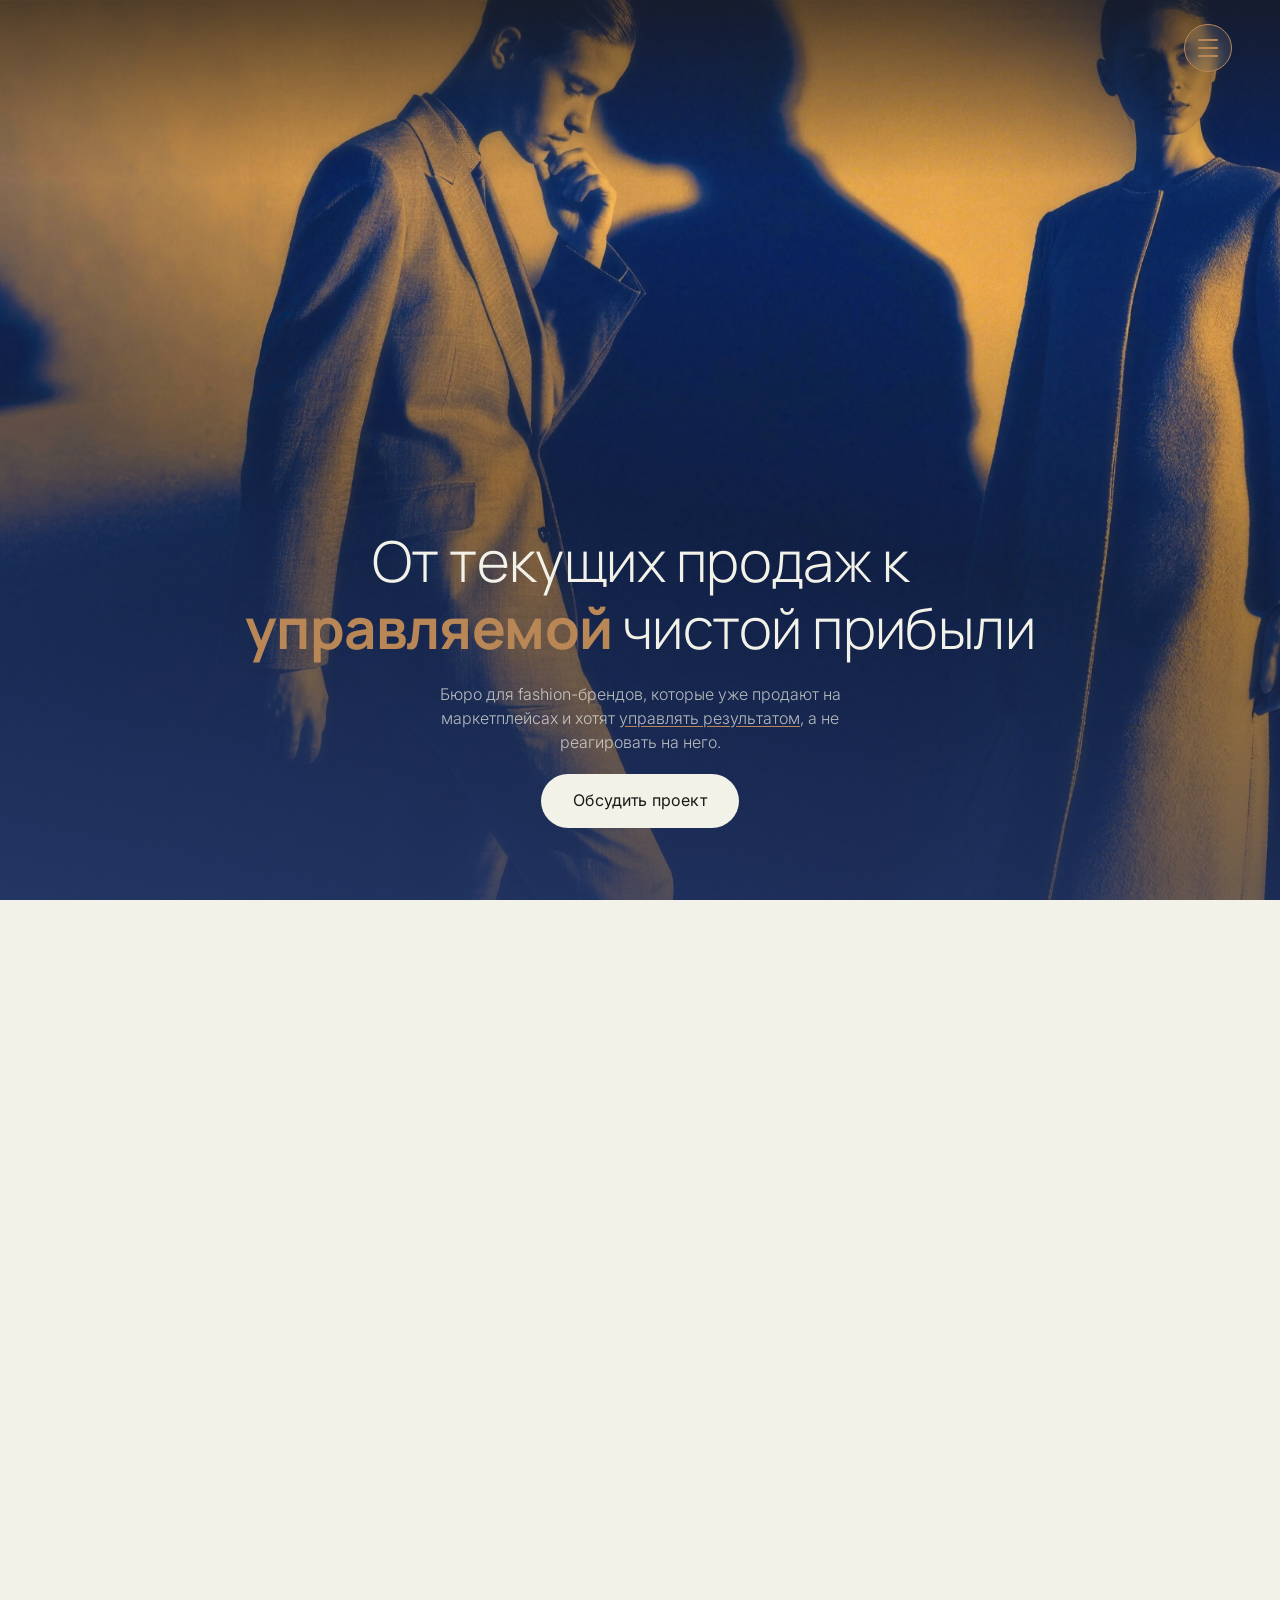
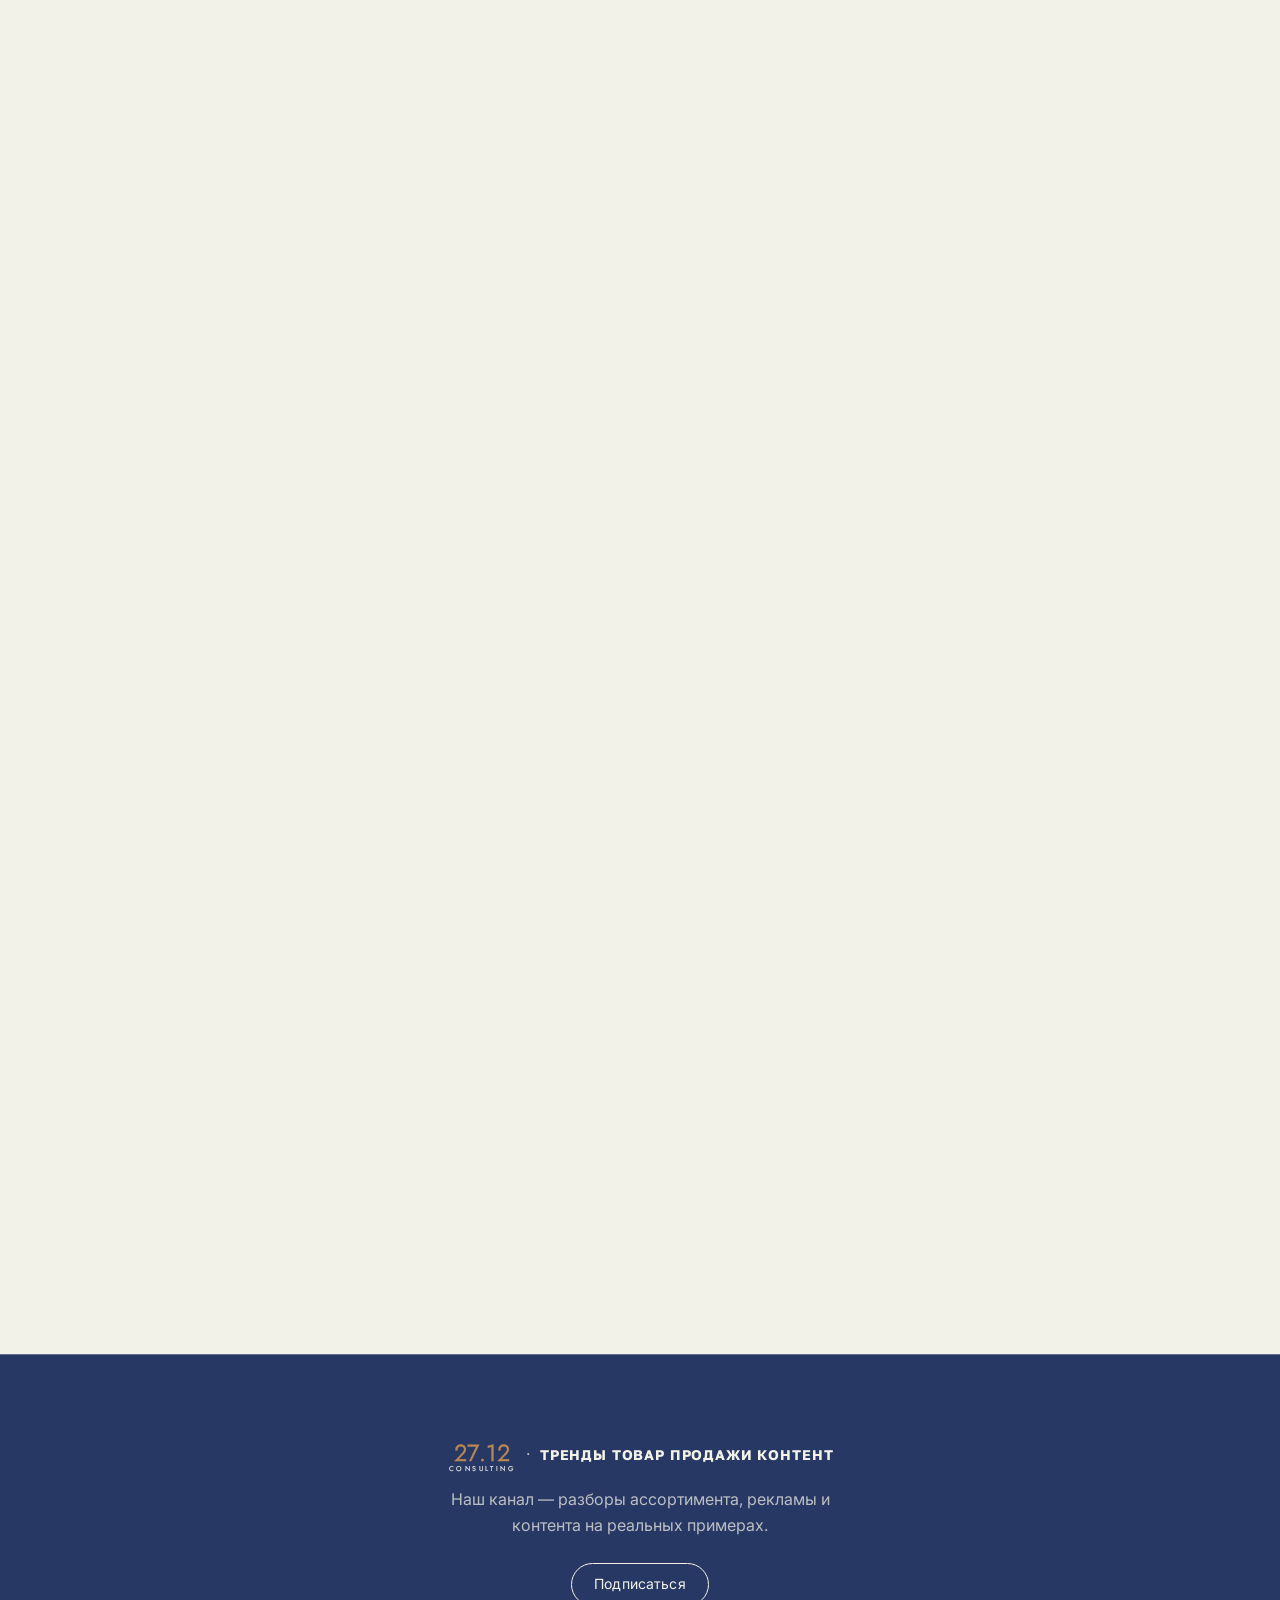
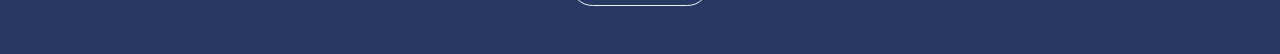
<file: index.html>
<!DOCTYPE html>
<html lang="ru">
<head>
<meta charset="UTF-8">
<meta name="viewport" content="width=device-width, initial-scale=1.0">
<title>27.12 CONSULTING — от текущих продаж к управляемой чистой прибыли</title>
<meta name="description" content="Бюро для fashion-брендов на маркетплейсах: ассортимент, кабинет, контент, чистая прибыль.">

<link rel="icon" type="image/svg+xml" href="images/favicon.svg">

<meta property="og:type" content="website">
<meta property="og:title" content="27.12 Consulting — от текущих продаж к управляемой чистой прибыли">
<meta property="og:description" content="Бюро для fashion-брендов на маркетплейсах: ассортимент, кабинет, контент, чистая прибыль.">
<meta property="og:image" content="images/hero-main.jpg">
<meta name="twitter:card" content="summary_large_image">
<meta name="twitter:title" content="27.12 Consulting — от текущих продаж к управляемой чистой прибыли">
<meta name="twitter:description" content="Бюро для fashion-брендов на маркетплейсах: ассортимент, кабинет, контент, чистая прибыль.">
<meta name="twitter:image" content="images/hero-main.jpg">

<link rel="preconnect" href="https://fonts.googleapis.com">
<link rel="preconnect" href="https://fonts.gstatic.com" crossorigin>
<link href="https://fonts.googleapis.com/css2?family=Inter:wght@300;400;500;600;700;800;900&family=Jost:wght@300;400;500&family=Golos+Text:wght@400;500;600;700;800&family=Oswald:wght@400;500;600;700&family=Manrope:wght@300;700;800&display=swap" rel="stylesheet">
<link rel="stylesheet" href="css/style.css">
</head>
<body>

<div id="bg-wash" aria-hidden="true"></div>
<div id="scroll-progress" aria-hidden="true"></div>

<button type="button" class="menu-toggle" aria-label="Открыть меню" aria-expanded="false" aria-controls="site-menu">
  <span></span><span></span><span></span>
</button>

<div class="site-menu" id="site-menu" aria-hidden="true">
  <span class="site-menu-logo">
    <svg class="logo-write" viewBox="4 -18 478 278" role="img" aria-label="27.12 Consulting" focusable="false">
      <text class="lw-num" x="240" y="160" text-anchor="middle"><tspan class="lw-glyph" style="animation-delay:0.00s">2</tspan><tspan class="lw-glyph" style="animation-delay:0.13s">7</tspan><tspan class="lw-glyph" style="animation-delay:0.26s">.</tspan><tspan class="lw-glyph" style="animation-delay:0.39s">1</tspan><tspan class="lw-glyph" style="animation-delay:0.52s">2</tspan></text>
      <text class="lw-word" x="243" y="230" text-anchor="middle"><tspan class="lw-glyph" style="animation-delay:1.90s">C</tspan><tspan class="lw-glyph" style="animation-delay:1.99s">O</tspan><tspan class="lw-glyph" style="animation-delay:2.08s">N</tspan><tspan class="lw-glyph" style="animation-delay:2.17s">S</tspan><tspan class="lw-glyph" style="animation-delay:2.26s">U</tspan><tspan class="lw-glyph" style="animation-delay:2.35s">L</tspan><tspan class="lw-glyph" style="animation-delay:2.44s">T</tspan><tspan class="lw-glyph" style="animation-delay:2.53s">I</tspan><tspan class="lw-glyph" style="animation-delay:2.62s">N</tspan><tspan class="lw-glyph" style="animation-delay:2.71s">G</tspan></text>
    </svg>
  </span>
  <button type="button" class="site-menu-close" aria-label="Закрыть меню">
    <span></span><span></span>
  </button>
  <nav class="site-menu-nav" aria-label="Разделы страницы">
    <a href="#who">Команда</a>
    <a href="#services">Услуги</a>
    <a href="#project">Проект</a>
    <a href="#partnership">Процесс</a>
    <a href="#terms">Кому подходит</a>
  </nav>
  <div class="site-menu-contacts">
    <p class="site-menu-contacts-eyebrow">Контакты</p>
    <a href="https://t.me/Nadezhda_97" target="_blank" rel="noopener">Для связи</a>
    <a href="https://t.me/consulting27_12" target="_blank" rel="noopener">Telegram канал</a>
  </div>
  <a href="https://t.me/Nadezhda_97" target="_blank" rel="noopener" class="btn btn-on-navy site-menu-cta">Обсудить проект</a>
</div>

<main id="top">

  <section class="hero">
    <img class="hero-bg" src="images/hero-main.jpg" alt="Мужчина в костюме и женщина в пальто на тёмно-синем фоне с золотым светом" loading="eager">
    <div class="hero-scrim" aria-hidden="true"></div>
    <div class="hero-logo-lockup">
      <a href="#top" class="hero-logo" aria-label="27.12 Consulting">
        <svg class="logo-write" viewBox="4 -18 478 278" role="img" aria-hidden="true" focusable="false">
          <text class="lw-num" x="240" y="160" text-anchor="middle"><tspan class="lw-glyph" style="animation-delay:0.00s">2</tspan><tspan class="lw-glyph" style="animation-delay:0.13s">7</tspan><tspan class="lw-glyph" style="animation-delay:0.26s">.</tspan><tspan class="lw-glyph" style="animation-delay:0.39s">1</tspan><tspan class="lw-glyph" style="animation-delay:0.52s">2</tspan></text>
          <text class="lw-word" x="243" y="230" text-anchor="middle"><tspan class="lw-glyph" style="animation-delay:1.90s">C</tspan><tspan class="lw-glyph" style="animation-delay:1.99s">O</tspan><tspan class="lw-glyph" style="animation-delay:2.08s">N</tspan><tspan class="lw-glyph" style="animation-delay:2.17s">S</tspan><tspan class="lw-glyph" style="animation-delay:2.26s">U</tspan><tspan class="lw-glyph" style="animation-delay:2.35s">L</tspan><tspan class="lw-glyph" style="animation-delay:2.44s">T</tspan><tspan class="lw-glyph" style="animation-delay:2.53s">I</tspan><tspan class="lw-glyph" style="animation-delay:2.62s">N</tspan><tspan class="lw-glyph" style="animation-delay:2.71s">G</tspan></text>
        </svg>
      </a>
    </div>
    <div class="hero-content">
      <h2 class="hero-panel-headline hero-load">От текущих продаж к <em>управляемой</em> чистой прибыли</h2>
      <p class="hero-sub hero-load">Бюро для fashion-брендов, которые уже продают на маркетплейсах и хотят <span class="sub-underline">управлять результатом</span>, а не реагировать на него.</p>
      <div class="hero-actions hero-load">
        <a href="https://t.me/Nadezhda_97" target="_blank" rel="noopener" class="btn btn-on-navy">Обсудить проект</a>
      </div>
    </div>
  </section>

  <section class="who" id="who">
    <h2 class="reveal">Нас трое</h2>
    <div class="team-grid stagger">
      <article class="team-card reveal">
        <div class="team-photo"><img src="images/team-nadezhda.jpg" alt="Надежда Логинова"></div>
        <p class="team-pill">Надежда Логинова</p>
        <div class="team-tags">
          <span>Тренды</span>
          <span>Ассортимент</span>
        </div>
        <p class="team-desc">Спрос и конкуренты, ассортиментная матрица, разработка моделей, план производства и закупки, трендовая аналитика.</p>
      </article>
      <article class="team-card reveal">
        <div class="team-photo"><img src="images/team-ksenia.jpg" alt="Ксения Шевлягина"></div>
        <p class="team-pill">Ксения Шевлягина</p>
        <div class="team-tags">
          <span>Кабинет</span>
          <span>Операции</span>
        </div>
        <p class="team-desc">Кабинет и карточки, SEO, цены, акции, реклама, аналитика продаж и возвратов, остатки и процессы.</p>
      </article>
      <article class="team-card reveal">
        <div class="team-photo"><img src="images/team-maria.jpg" alt="Мария Адамцова"></div>
        <p class="team-pill">Мария Адамцова</p>
        <div class="team-tags">
          <span>Контент</span>
          <span>Подача</span>
        </div>
        <p class="team-desc">Стратегия визуала, карточки и инфографика, ТЗ на съёмку, работа с конверсией, восприятие бренда.</p>
      </article>
    </div>
  </section>

  <section class="formats section-texture" id="formats">
    <h2 class="reveal">Три формата работы</h2>
    <div class="formats-grid stagger">
      <a href="#services" class="format-tile reveal">
        <span class="format-num">01</span>
        <span class="format-text">
          <p class="format-label">Разовая услуга</p>
          <h3>Один запрос — один результат</h3>
        </span>
        <span class="format-link">Смотреть →</span>
      </a>
      <a href="#project" class="format-tile reveal">
        <span class="format-num">02</span>
        <span class="format-text">
          <p class="format-label">Полный аудит кабинета</p>
          <h3>Ревизия ассортимента и продаж</h3>
        </span>
        <span class="format-link">Смотреть →</span>
      </a>
      <a href="#partnership" class="format-tile reveal">
        <span class="format-num">03</span>
        <span class="format-text">
          <p class="format-label">Постоянное сопровождение</p>
          <h3>Консалтинг кабинета на партнерских условиях</h3>
        </span>
        <span class="format-link">Смотреть →</span>
      </a>
    </div>
  </section>

  <section class="services section-texture" id="services">
    <h2 class="reveal">Начни с одного шага</h2>
    <div class="services-grid stagger" id="services-grid">

      <article class="service-card reveal">
        <p class="service-zone">Ассортимент и товар</p>
        <h3>Ассортиментный аудит</h3>
        <p class="service-price">от <span class="price-num">40 000 ₽</span></p>
        <p class="service-desc">Что делать с тем, что уже продаётся: какие модели локомотивы, какие дорабатывать, какие выводить.</p>
        <div class="service-chips">
          <span>Зум-знакомство</span>
          <span>Зум-отчёт</span>
          <span>Google-таблица по SKU</span>
          <span>PDF с рекомендациями</span>
        </div>
        <a href="https://t.me/Nadezhda_97" target="_blank" rel="noopener" class="btn btn-ghost btn-small">Заказать</a>
      </article>

      <article class="service-card reveal">
        <p class="service-zone">Ассортимент и товар</p>
        <h3>Сезонная матрица + персональный трендбук</h3>
        <p class="service-price">от <span class="price-num">55 000 ₽</span></p>
        <p class="service-desc">Что производить в следующем сезоне: модели, цвета, размерный ряд, глубина — с трендовым обоснованием под ваш бренд.</p>
        <div class="service-chips">
          <span>Зум-знакомство</span>
          <span>Зум-отчёт</span>
          <span>PDF-файл</span>
        </div>
        <a href="https://t.me/Nadezhda_97" target="_blank" rel="noopener" class="btn btn-ghost btn-small">Заказать</a>
      </article>

      <article class="service-card reveal">
        <p class="service-zone">Кабинет и продажи</p>
        <h3>Аудит кабинета Wildberries</h3>
        <p class="service-price">от <span class="price-num">35 000 ₽</span></p>
        <p class="service-desc">Комплексная диагностика: финансовые показатели, рекламные кампании, карточки, конверсии, воронка продаж. На выходе: слабые места, точки роста и пошаговый план действий с приоритетами.</p>
        <a href="https://t.me/Nadezhda_97" target="_blank" rel="noopener" class="btn btn-ghost btn-small">Заказать</a>
      </article>

      <article class="service-card reveal">
        <p class="service-zone">Кабинет и продажи</p>
        <h3>Индивидуальная консультация</h3>
        <p class="service-price">1 час · <span class="price-num">10 000 ₽</span></p>
        <p class="service-desc">Разбор одного вашего запроса: кабинет, отдельный артикул, внутренняя реклама, аналитика продаж, чистая прибыль. На выходе: конкретный план действий без общих рекомендаций.</p>
        <a href="https://t.me/Nadezhda_97" target="_blank" rel="noopener" class="btn btn-ghost btn-small">Заказать</a>
      </article>

      <article class="service-card reveal">
        <p class="service-zone">Контент и визуал</p>
        <h3>ТЗ для дизайнера под ключ</h3>
        <p class="service-price">1 шаблон · <span class="price-num">5 000 ₽</span></p>
        <p class="service-desc">Сбор данных по артикулу, готовое ТЗ и сопровождение работы дизайнера до первого круга правок включительно. Дизайнер перестаёт угадывать, а вы — переделывать карточку по три раза.</p>
        <a href="https://t.me/Nadezhda_97" target="_blank" rel="noopener" class="btn btn-ghost btn-small">Заказать</a>
      </article>

      <article class="service-card reveal">
        <p class="service-zone">Контент и визуал</p>
        <h3>Нейрофотосессия</h3>
        <p class="service-price">от <span class="price-num">10 000 ₽</span> за 1 артикул · от 3 артикулов — <span class="price-num">8 000 ₽</span> за артикул</p>
        <p class="service-desc">Контент для карточек без съёмки, моделей и студии — быстрее и дешевле классической фотосессии.</p>
        <a href="https://t.me/Nadezhda_97" target="_blank" rel="noopener" class="btn btn-ghost btn-small">Заказать</a>
      </article>

      <article class="service-card reveal">
        <p class="service-zone">Продвижение</p>
        <h3>Продвижение и внешний трафик</h3>
        <p class="service-price">Индивидуально</p>
        <p class="service-desc">Задачи, которые ведём под ключ под ваш запрос и бюджет: стартовое продвижение карточек и работа с процентом выкупа, закупка внешнего трафика, бартер и интеграции с блогерами, UGC-контент. Стоимость рассчитывается под задачу: зависит от категории, количества артикулов и бюджета. Бюджет на блогеров, рекламу и трафик оплачивается брендом отдельно.</p>
        <a href="https://t.me/Nadezhda_97" target="_blank" rel="noopener" class="btn btn-ghost btn-small">Заказать</a>
      </article>

    </div>

    <div class="services-scrubber-row">
      <button type="button" class="services-nav-btn services-nav-prev" id="services-prev" aria-label="Предыдущая услуга" aria-controls="services-grid"><svg viewBox="0 0 24 24" fill="none" stroke-width="2" stroke-linecap="round" stroke-linejoin="round"><path d="M15 6l-6 6 6 6" /></svg>Назад</button>
      <div class="services-scrubber" id="services-scrubber" role="scrollbar" aria-controls="services-grid" aria-label="Прокрутка услуг">
        <div class="services-scrubber-thumb" id="services-scrubber-thumb"></div>
      </div>
      <button type="button" class="services-nav-btn services-nav-next" id="services-next" aria-label="Следующая услуга" aria-controls="services-grid">Далее<svg viewBox="0 0 24 24" fill="none" stroke-width="2" stroke-linecap="round" stroke-linejoin="round"><path d="M9 6l6 6-6 6" /></svg></button>
    </div>
  </section>

  <section class="project section-texture" id="project">
    <div class="project-inner">
    <h2 class="reveal">Полная пересборка бренда на маркетплейсе</h2>
    <p class="project-intro reveal">Три эксперта разбирают ваш бизнес по трём зонам — товар, продажи, контент, и отдают готовый план на сезон, который можно внедрять сразу.</p>

    <div class="project-grid stagger">
      <div class="project-col reveal">
        <span class="project-icon" aria-hidden="true"><svg viewBox="0 0 24 24" fill="none" stroke-linecap="round" stroke-linejoin="round"><rect x="3" y="7" width="18" height="13" rx="1" /><path d="M8 7V5a4 4 0 0 1 8 0v2" /></svg></span>
        <h3>Ассортимент и производство</h3>
        <div class="project-chips">
          <span>Аудит ассортимента</span>
          <span>Модификация товара</span>
          <span>Анализ аудитории</span>
          <span>Ассортиментная матрица</span>
          <span>Трендбук</span>
          <span>План производства</span>
          <span>ТЗ на образцы</span>
        </div>
      </div>
      <div class="project-col reveal">
        <span class="project-icon" aria-hidden="true"><svg viewBox="0 0 24 24" fill="none" stroke-linecap="round" stroke-linejoin="round"><rect x="3" y="3" width="18" height="18" rx="2" /><path d="M8 12h8M8 16h5" /></svg></span>
        <h3>Кабинет и продажи</h3>
        <div class="project-chips">
          <span>Аудит кабинета</span>
          <span>ABC-анализ</span>
          <span>Финпоказатели</span>
          <span>Реклама</span>
          <span>План продаж</span>
          <span>Остатки</span>
          <span>Регламенты</span>
        </div>
      </div>
      <div class="project-col reveal">
        <span class="project-icon" aria-hidden="true"><svg viewBox="0 0 24 24" fill="none" stroke-linecap="round" stroke-linejoin="round"><rect x="4" y="4" width="16" height="12" rx="1" /><path d="M9 20h6M12 16v4" /></svg></span>
        <h3>Контент и подача</h3>
        <div class="project-chips">
          <span>Аудит контента</span>
          <span>Стратегия подачи</span>
          <span>Переупаковка SKU</span>
          <span>ТЗ на съёмку</span>
          <span>Инфографика</span>
          <span>Воронка</span>
        </div>
      </div>
    </div>

    <div class="project-terms reveal">
      <a href="https://t.me/Nadezhda_97" target="_blank" rel="noopener" class="btn btn-ghost">Записаться на разбор</a>
    </div>
    </div>
  </section>

  <section class="partnership section-texture" id="partnership">
    <h2 class="reveal">От диагностики к системному росту</h2>

    <div class="stages-grid stagger">
      <div class="stage-card reveal">
        <span class="stage-dot" aria-hidden="true"></span>
        <h3>Диагностика и стратегия</h3>
        <p class="stage-time">Первые 30 дней</p>
        <div class="stage-chips">
          <span>Аудит ассортимента</span>
          <span>Аудит кабинета, юнит-экономики и рекламы</span>
          <span>Аудит контента и воронки</span>
          <span>Ассортиментная матрица и план производства</span>
        </div>
      </div>
      <div class="stage-card reveal">
        <span class="stage-dot" aria-hidden="true"></span>
        <h3>Перестройка</h3>
        <p class="stage-time">2–3 месяц</p>
        <div class="stage-chips">
          <span>Вывод убыточных SKU, усиление локомотивов</span>
          <span>Модификация текущего ассортимента</span>
          <span>Перезапуск рекламы под маржу, а не под оборот</span>
          <span>Переупаковка карточек и контента</span>
        </div>
      </div>
      <div class="stage-card reveal">
        <span class="stage-dot" aria-hidden="true"></span>
        <h3>Управление и масштабирование</h3>
        <p class="stage-time">Постоянно</p>
        <div class="stage-chips">
          <span>Сезонные капсулы и новые модели</span>
          <span>Масштабирование сработавших SKU</span>
          <span>Внешний трафик и блогеры</span>
          <span>P&amp;L по SKU и оптимизация прибыли</span>
        </div>
      </div>
    </div>

  </section>

  <section class="terms section-texture" id="terms">
    <div class="terms-grid stagger">
      <div class="terms-block reveal">
        <h3>Кому подходит</h3>
        <p>Бренду в категории fashion с оборотом от <span class="text-accent-num">3 млн ₽/мес</span>, у которого есть кабинет, ассортимент и производство или стабильный закуп, и есть готовность отдавать решения по ассортименту.</p>
      </div>
      <div class="terms-block reveal">
        <h3>За что мы не отвечаем</h3>
        <p>Сроки и качество работы вашей фабрики, товарный и складской риск собственника.</p>
      </div>
      <div class="terms-block reveal">
        <h3>Мы сработаемся, если</h3>
        <ul>
          <li><span class="terms-check" aria-hidden="true">✓</span>Вы открыты в цифрах — мы работаем только с реальной экономикой</li>
          <li><span class="terms-check" aria-hidden="true">✓</span>Вы готовы менять ассортиментную стратегию</li>
          <li><span class="terms-check" aria-hidden="true">✓</span>Вам нужны партнёры, которые думают, а не руки, которые делают</li>
          <li><span class="terms-check" aria-hidden="true">✓</span>В ближайший месяц у вас есть силы на внедрение</li>
        </ul>
      </div>
    </div>
  </section>


</main>

<footer class="site-footer">
  <p class="footer-brand">
    <span class="logo footer-logo">
      <svg class="logo-write" viewBox="4 -18 478 278" role="img" aria-label="27.12 Consulting" focusable="false">
        <text class="lw-num" x="240" y="160" text-anchor="middle"><tspan class="lw-glyph" style="animation-delay:0.00s">2</tspan><tspan class="lw-glyph" style="animation-delay:0.13s">7</tspan><tspan class="lw-glyph" style="animation-delay:0.26s">.</tspan><tspan class="lw-glyph" style="animation-delay:0.39s">1</tspan><tspan class="lw-glyph" style="animation-delay:0.52s">2</tspan></text>
        <text class="lw-word" x="243" y="230" text-anchor="middle"><tspan class="lw-glyph" style="animation-delay:1.90s">C</tspan><tspan class="lw-glyph" style="animation-delay:1.99s">O</tspan><tspan class="lw-glyph" style="animation-delay:2.08s">N</tspan><tspan class="lw-glyph" style="animation-delay:2.17s">S</tspan><tspan class="lw-glyph" style="animation-delay:2.26s">U</tspan><tspan class="lw-glyph" style="animation-delay:2.35s">L</tspan><tspan class="lw-glyph" style="animation-delay:2.44s">T</tspan><tspan class="lw-glyph" style="animation-delay:2.53s">I</tspan><tspan class="lw-glyph" style="animation-delay:2.62s">N</tspan><tspan class="lw-glyph" style="animation-delay:2.71s">G</tspan></text>
      </svg>
    </span>
    <span class="footer-dot">·</span>
    <span class="footer-tagline">тренды товар продажи контент</span>
  </p>
  <p class="footer-desc">Наш канал — разборы ассортимента, рекламы и контента на реальных примерах.</p>
  <a href="https://t.me/consulting27_12" target="_blank" rel="noopener" class="btn btn-ghost btn-small">Подписаться</a>
</footer>

<script src="js/script.js"></script>
</body>
</html>
</file>
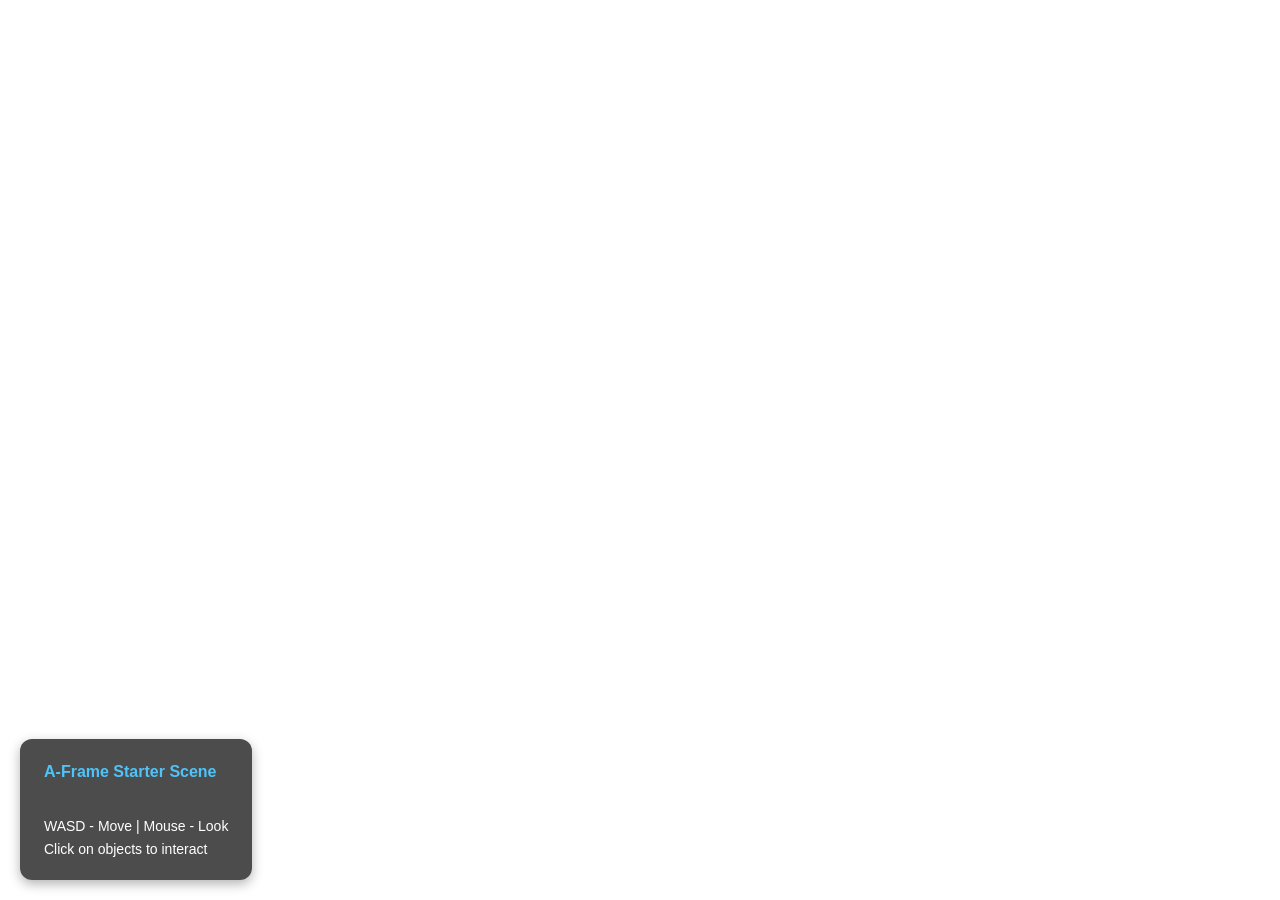
<file: .agents/skills/aframe-webxr/assets/starter_aframe/index.html>
<!DOCTYPE html>
<html>
  <head>
    <meta charset="utf-8">
    <title>A-Frame Starter Scene</title>
    <meta name="description" content="A-Frame VR/AR Starter Template">
    <meta name="viewport" content="width=device-width, initial-scale=1">
    <script src="https://aframe.io/releases/1.7.1/aframe.min.js"></script>
    <link rel="stylesheet" href="style.css">
  </head>
  <body>
    <a-scene>
      <!-- Assets -->
      <a-assets>
        <audio id="click-sound" src="https://cdn.aframe.io/360-image-gallery-boilerplate/audio/click.ogg"></audio>
      </a-assets>

      <!-- Environment -->
      <a-sky color="#87CEEB"></a-sky>
      <a-plane
        rotation="-90 0 0"
        width="20"
        height="20"
        color="#7BC8A4"
        shadow="receive: true">
      </a-plane>

      <!-- Lighting -->
      <a-entity light="type: ambient; color: #BBB; intensity: 0.6"></a-entity>
      <a-entity
        light="type: directional; color: #FFF; intensity: 0.5; castShadow: true"
        position="5 10 5">
      </a-entity>

      <!-- Interactive Objects -->
      <a-box
        id="box1"
        class="interactive"
        position="-1 0.5 -3"
        rotation="0 45 0"
        color="#4CC3D9"
        shadow="cast: true"
        animation="property: rotation; to: 0 405 0; loop: true; dur: 10000; easing: linear"
        event-set__mouseenter="scale: 1.2 1.2 1.2"
        event-set__mouseleave="scale: 1 1 1"
        sound="on: click; src: #click-sound">
      </a-box>

      <a-sphere
        id="sphere1"
        class="interactive"
        position="0 1.25 -5"
        radius="0.5"
        color="#EF2D5E"
        shadow="cast: true"
        animation__position="property: position; to: 0 2 -5; dir: alternate; loop: true; dur: 2000; easing: easeInOutQuad"
        event-set__click="color: orange"
        sound="on: click; src: #click-sound">
      </a-sphere>

      <a-cylinder
        id="cylinder1"
        class="interactive"
        position="1 0.75 -3"
        radius="0.3"
        height="1.5"
        color="#FFC65D"
        shadow="cast: true"
        event-set__mouseenter="color: yellow"
        event-set__mouseleave="color: #FFC65D"
        sound="on: click; src: #click-sound">
      </a-cylinder>

      <!-- Camera -->
      <a-camera position="0 1.6 0" look-controls wasd-controls>
        <a-cursor
          raycaster="objects: .interactive"
          fuse="false">
        </a-cursor>
      </a-camera>
    </a-scene>

    <!-- Info Panel -->
    <div id="info">
      <strong>A-Frame Starter Scene</strong><br>
      WASD - Move | Mouse - Look<br>
      Click on objects to interact
    </div>

    <script src="main.js"></script>
  </body>
</html>
</file>
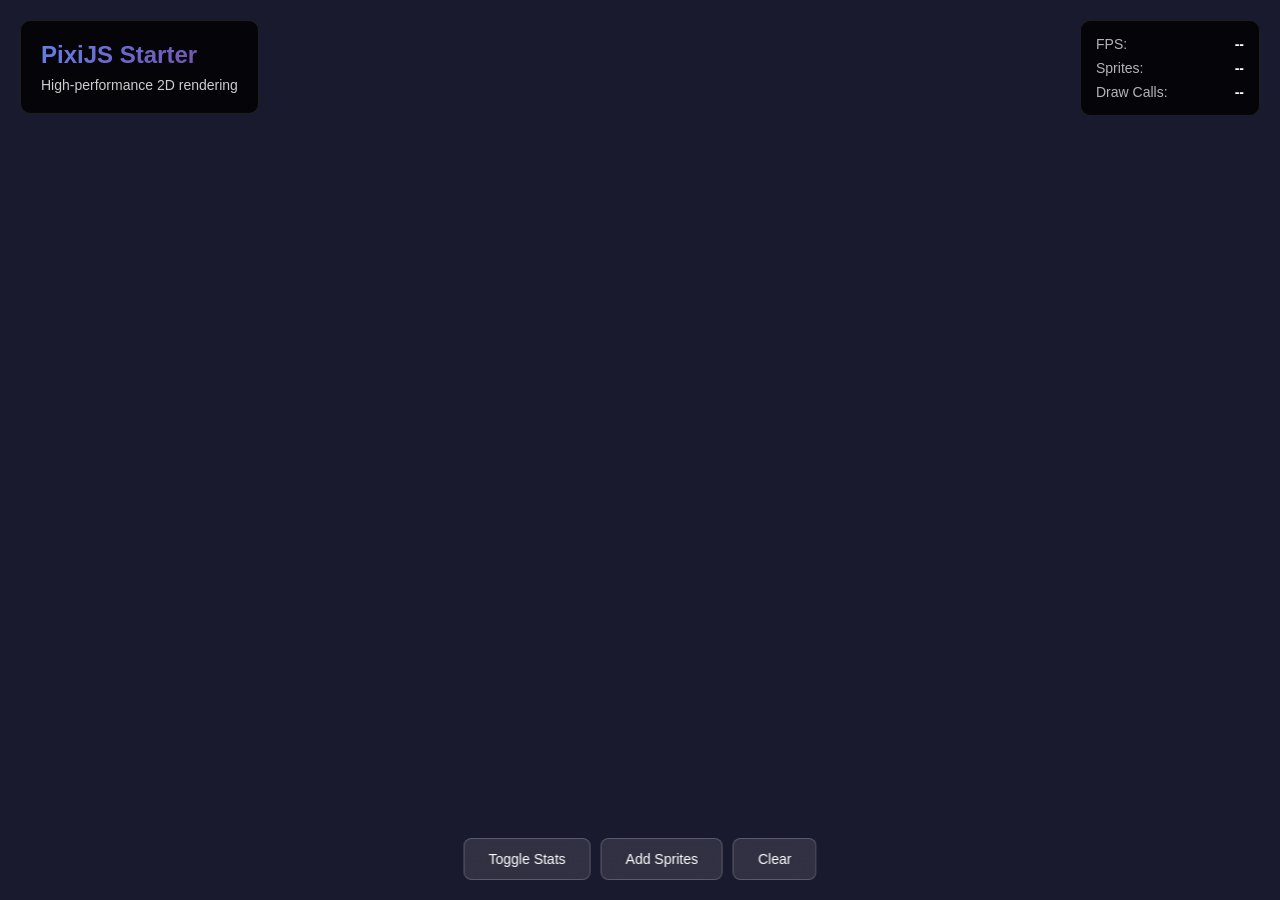
<file: .agents/skills/pixijs-2d/assets/starter_pixijs/index.html>
<!DOCTYPE html>
<html lang="en">
<head>
    <meta charset="UTF-8">
    <meta name="viewport" content="width=device-width, initial-scale=1.0">
    <title>PixiJS Starter</title>
    <link rel="stylesheet" href="styles.css">
</head>
<body>
    <!-- UI Overlay -->
    <div id="ui-overlay">
        <div id="info-panel">
            <h1>PixiJS Starter</h1>
            <p>High-performance 2D rendering</p>
        </div>

        <div id="stats-panel">
            <div class="stat">
                <span class="label">FPS:</span>
                <span id="fps">--</span>
            </div>
            <div class="stat">
                <span class="label">Sprites:</span>
                <span id="sprite-count">--</span>
            </div>
            <div class="stat">
                <span class="label">Draw Calls:</span>
                <span id="draw-calls">--</span>
            </div>
        </div>

        <div id="controls-panel">
            <button id="toggle-stats">Toggle Stats</button>
            <button id="add-sprites">Add Sprites</button>
            <button id="clear-sprites">Clear</button>
        </div>
    </div>

    <!-- PixiJS CDN -->
    <script src="https://pixijs.download/release/pixi.js"></script>
    <script src="main.js"></script>
</body>
</html>
</file>
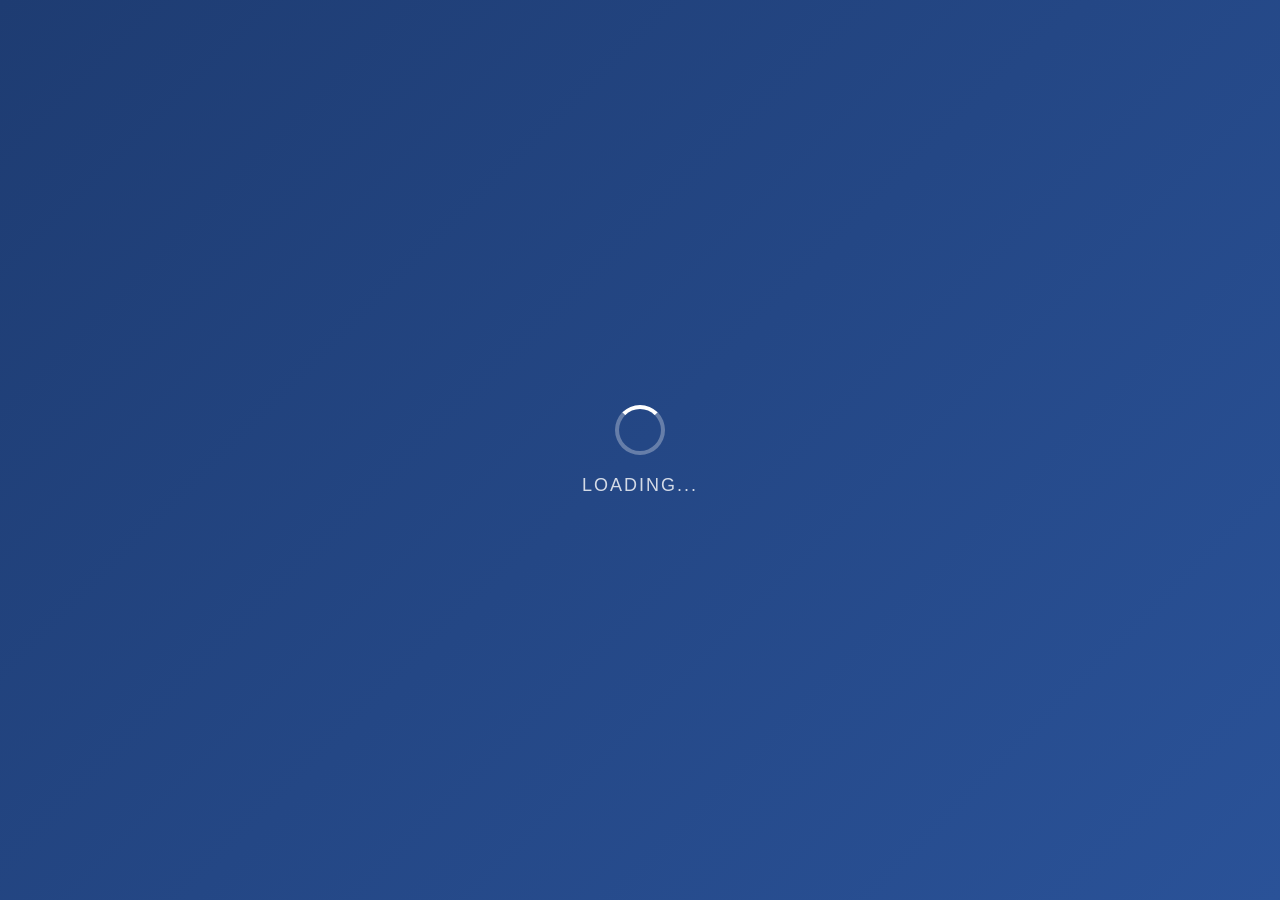
<file: .agents/skills/playcanvas-engine/assets/starter_playcanvas/index.html>
<!DOCTYPE html>
<html lang="en">
<head>
    <meta charset="UTF-8">
    <meta name="viewport" content="width=device-width, initial-scale=1.0, maximum-scale=1.0, user-scalable=no">
    <title>PlayCanvas Starter Project</title>
    <link rel="stylesheet" href="styles.css">

    <!-- PlayCanvas Engine -->
    <script src="https://code.playcanvas.com/playcanvas-stable.min.js"></script>
</head>
<body>
    <!-- Canvas Container -->
    <div id="app">
        <canvas id="application-canvas"></canvas>

        <!-- Loading Screen -->
        <div id="loading-screen">
            <div class="spinner"></div>
            <p>Loading...</p>
        </div>

        <!-- UI Overlay -->
        <div id="ui-overlay">
            <div id="info-panel">
                <h1>PlayCanvas Starter</h1>
                <p>Use mouse to rotate camera • Scroll to zoom</p>
            </div>

            <div id="stats-panel">
                <div class="stat">
                    <span class="label">FPS:</span>
                    <span id="fps">--</span>
                </div>
                <div class="stat">
                    <span class="label">Draw Calls:</span>
                    <span id="draw-calls">--</span>
                </div>
                <div class="stat">
                    <span class="label">Triangles:</span>
                    <span id="triangles">--</span>
                </div>
            </div>

            <div id="controls-panel">
                <button id="toggle-stats">Toggle Stats</button>
                <button id="toggle-wireframe">Wireframe</button>
                <button id="reset-camera">Reset Camera</button>
            </div>
        </div>
    </div>

    <!-- Application Scripts -->
    <script src="scripts/input-manager.js"></script>
    <script src="scripts/camera-controller.js"></script>
    <script src="scripts/app.js"></script>

    <script>
        // Initialize application when DOM is ready
        window.addEventListener('DOMContentLoaded', () => {
            initApp();
        });
    </script>
</body>
</html>
</file>
<file: css/style.css>
:root {
  --bg: #f2f2e8;
  --ink: #1c1817;
  --muted: rgba(28, 24, 23, 0.64);
  --card-bg: #283864;
  --accent: #f2f2e8;
  --muted-on-card: rgba(242, 242, 232, 0.72);
  --border: rgba(28, 24, 23, 0.24);
  --border-card: rgba(242, 242, 232, 0.3);
  --ink-soft: #3d4e7f;
  --navy-text: #f2f2e8;
  --gold: #b98755;
  --font-display: 'Manrope', sans-serif;
  --font-numerals: 'Jost', sans-serif;
  --font-heading: 'Golos Text', sans-serif;
  --font-body: 'Inter', sans-serif;
  --font-title: 'Oswald', sans-serif;
  --gap: clamp(1.5rem, 4vw, 3rem);
  --radius: 6px;
  /* Type scale (desktop/laptop) — every non-heading font-size on the site
     should reference one of these instead of a one-off rem value. Section
     h2 headings (and the hero headline) stay on their own per-section
     clamp() formulas, already consistent with each other; this scale
     covers everything smaller: labels, chips, buttons, descriptions, card
     h3s. Values were chosen to match a standard 12/14/16/18/20/22px web
     scale rather than the ad-hoc 0.72–0.95rem spread that was here before. */
  --text-xs: 0.75rem;   /* 12px — smallest captions/prices (format-price, format-link, terms-col h3) */
  --text-sm: 0.875rem;  /* 14px — chips/tags, eyebrows, small buttons, category labels */
  --text-base: 1rem;    /* 16px — buttons, gold pills, step text, hero subtitle */
  --text-md: 1.125rem;  /* 18px — card descriptions (team/service) */
  --text-lg: 1.25rem;   /* 20px — project intro, numeral badges */
  --text-xl: 1.4rem;    /* 22.4px — card h3 headings (format-tile, stage-card, price-num) */
  /* No header bar anymore (removed in favor of a floating burger only) —
     kept at 0 rather than deleted outright, since a handful of sections
     still reference it in calc() for spacing that used to clear a fixed
     header and degrades correctly to "no offset" at 0. */
  --header-h: 0px;
}

* {
  box-sizing: border-box;
  margin: 0;
  padding: 0;
}

/* overflow-x here in addition to body's — several reveal animations
   (.project-col's slide-in among them) sit translateX()'d off-screen
   before their IntersectionObserver fires, and that pre-animation offset
   counts toward the page's scrollable width. body alone doesn't reliably
   suppress that on iOS Safari, where <html> is the actual scrolling
   root — without this, the page gets a few extra px of real horizontal
   scroll site-wide (visible as a sliver on the right edge) even while
   nowhere near the section causing it. */
html {
  scroll-behavior: smooth;
  overflow-x: hidden;
}

body {
  background: var(--bg);
  color: var(--ink);
  font-family: var(--font-body);
  font-weight: 400;
  line-height: 1.6;
  overflow-x: hidden;
}

/* Continuous background wash (annnimate.com "background-color" reference):
   sits behind everything, script.js repaints it every scroll frame by
   interpolating between each section's zone color as its boundary
   crosses a fixed reference line — replacing the hard cut between cream
   and navy sections with a smooth crossfade. .formats/.project/.terms
   hand their background over to this layer (see their rules below);
   text/border colors on those sections stay a hard switch, only the
   background itself is continuous. */
#bg-wash {
  position: fixed;
  inset: 0;
  z-index: -1;
  background: var(--bg);
  pointer-events: none;
}

/* Reading-progress hairline: width mirrors overall scroll position, driven
   directly from scrollY in script.js every frame — no CSS transition, so
   it never lags behind the actual scroll. transform-origin: left keeps the
   fill growing left-to-right rather than from the center. */
#scroll-progress {
  position: fixed;
  top: 0;
  left: 0;
  width: 100%;
  height: 2px;
  background: var(--gold);
  transform: scaleX(0);
  transform-origin: left center;
  z-index: 60;
  pointer-events: none;
}

@media (prefers-reduced-motion: reduce) {
  #bg-wash {
    display: none;
  }
  /* script.js's scroll-driven wash never runs under reduced motion, so
     these navy-zone sections need their own solid background back —
     without it they'd render transparent (light --accent text on
     nothing). */
  .who,
  .formats,
  .services,
  .project,
  .partnership,
  .terms {
    background: var(--card-bg);
  }
}

a {
  color: inherit;
  text-decoration: none;
}

/* Brand-matched keyboard focus ring — before this, every interactive
   element outside the site menu (which has its own color-based focus
   style) fell back to the browser default outline, usually blue, which
   clashes with navy/gold and reads as an unfinished edge case rather
   than a deliberate state. :focus-visible only, so mouse/touch clicks
   don't show it — matches the site menu's own :focus-visible-only
   convention. */
a:focus-visible,
button:focus-visible {
  outline: 2px solid var(--gold);
  outline-offset: 3px;
}

h1, h2, h3 {
  font-family: var(--font-heading);
  font-weight: 500;
  letter-spacing: -0.02em;
}

ul, ol {
  list-style: none;
}

section {
  padding: clamp(3.5rem, 9vw, 7rem) var(--gap);
  max-width: 1200px;
  margin: 0 auto;
}

/* Curtain-reveal on section entry: driven continuously from scroll position
   in js/script.js, so it needs to stay in sync with the hero's own scroll
   effect. Excluded from .hero, which runs its own mask-reveal exit (own
   will-change: clip-path, above). */
main > section:not(.hero) {
  will-change: clip-path, transform;
}

@media (prefers-reduced-motion: reduce) {
  main > section:not(.hero) {
    will-change: auto;
  }
}

/* ---------- menu toggle + overlay menu ---------- */

/* No header bar — this is the only persistent nav affordance on the page,
   so it's fixed (not scroll-away) with its own cream pill backdrop rather
   than transparent bars: it needs to read at a glance over whatever's
   behind it (hero photo, navy cards, cream sections), matching the pill
   language already used for .btn-on-navy elsewhere. */
.menu-toggle {
  position: fixed;
  top: clamp(1rem, 3vw, 1.5rem);
  right: clamp(1rem, 4vw, 3rem);
  z-index: 60;
  display: flex;
  flex-direction: column;
  justify-content: center;
  align-items: center;
  gap: 6px;
  width: 48px;
  height: 48px;
  padding: 0;
  /* Ring instead of a filled pill: a thin gold border carries the button
     across every section it floats over while scrolling (fixed position),
     the same way gold already works as the one accent everywhere else on
     the site — cream sections, navy cards, and the hero photo all give it
     enough contrast on their own. A faint blurred backdrop is kept (not
     a solid fill) purely so the hit-area still reads as a control over
     busy photo content, without going back to a filled pill. */
  border: 1.5px solid var(--gold);
  border-radius: 999px;
  background: rgba(242, 242, 232, 0.1);
  backdrop-filter: blur(6px);
  box-shadow: none;
  cursor: pointer;
  transition: transform 0.2s, background 0.2s;
}

.menu-toggle:hover {
  transform: translateY(-2px);
  background: rgba(242, 242, 232, 0.18);
}

.menu-toggle:active {
  transform: scale(0.95);
}

/* The open overlay has its own X close button in roughly the same corner —
   showing both at once reads as two controls for one action. */
.menu-toggle[aria-expanded="true"] {
  opacity: 0;
  pointer-events: none;
  transition: opacity 0.2s ease;
}

.menu-toggle span {
  display: block;
  width: 20px;
  height: 2px;
  border-radius: 999px;
  background: var(--gold);
  transition: transform 0.3s ease, opacity 0.2s ease;
}

@media (max-width: 600px) {
  .menu-toggle {
    width: 44px;
    height: 44px;
  }
}

.site-menu {
  position: fixed;
  top: 0;
  right: 0;
  left: auto;
  width: min(300px, 78vw);
  /* Fixed to the viewport height with its own scroll, rather than
     growing as tall as its content wants — without this, the contacts
     block and CTA silently overflowed past the bottom of shorter phone
     screens with no way to reach them (nothing below .site-menu on the
     page to reveal by scrolling the page itself, since the menu is
     position: fixed). */
  height: 100dvh;
  overflow-y: auto;
  z-index: 50;
  display: flex;
  flex-direction: column;
  background: var(--card-bg);
  color: var(--accent);
  padding: clamp(1.5rem, 4vw, 3rem);
  border-radius: 0 0 0 var(--radius);
  box-shadow: -24px 24px 48px rgba(0, 0, 0, 0.28);
  opacity: 0;
  visibility: hidden;
  transform: translateX(100%);
  /* Closing is a decision already made — snap shut fast. Opening (below)
     is slower and more considered; the asymmetry is deliberate, not an
     oversight. */
  transition: opacity 0.16s ease, transform 0.16s cubic-bezier(0.22, 1, 0.36, 1), visibility 0s linear 0.16s;
}

.site-menu.is-open {
  opacity: 1;
  visibility: visible;
  transform: translateX(0);
  transition: opacity 0.32s ease, transform 0.32s cubic-bezier(0.22, 1, 0.36, 1);
}

/* Same mark as .hero-logo/.footer-logo, static like the footer's (not
   looping) — a menu the user can open and close repeatedly shouldn't
   restart a multi-second draw-on animation every time. In normal flex
   flow (not absolutely positioned) and centered, rather than pinned to
   the top-left corner next to the close button — bigger and centered
   reads as the header of the panel instead of a small corner mark. */
.site-menu-logo {
  align-self: center;
  margin-top: 0.5rem;
  display: block;
  line-height: 0;
}

.site-menu-logo .logo-write {
  width: 128px;
}

.site-menu-logo .lw-glyph {
  animation: none;
  fill-opacity: 1;
  stroke-dashoffset: 0;
  opacity: 1;
}

/* Tucked into the actual corner (smaller, fixed inset) rather than
   sharing the content padding scale — now that the logo is centered and
   bigger, matching that inset made the close button read as paired with
   it instead of sitting apart in its own corner. */
.site-menu-close {
  position: absolute;
  top: 1rem;
  right: 1rem;
  width: 44px;
  height: 44px;
  padding: 0;
  border: none;
  background: transparent;
  cursor: pointer;
}

.site-menu-close span {
  position: absolute;
  top: 50%;
  left: 50%;
  width: 26px;
  height: 2px;
  background: var(--gold);
  border-radius: 999px;
}

.site-menu-close span:first-child {
  transform: translate(-50%, -50%) rotate(45deg);
}

.site-menu-close span:last-child {
  transform: translate(-50%, -50%) rotate(-45deg);
}

.site-menu-nav {
  display: flex;
  flex-direction: column;
  gap: 1.5rem;
  margin-top: 2.5rem;
  margin-bottom: 0;
  text-align: center;
}

.site-menu-nav a {
  display: inline-block;
  padding: 0.55rem 0;
  font-family: var(--font-heading);
  font-weight: 500;
  font-size: clamp(1.3rem, 3.5vw, 1.7rem);
  letter-spacing: -0.01em;
  transition: color 0.2s ease;
}

.site-menu-nav a:hover,
.site-menu-nav a:focus-visible {
  color: var(--gold);
}

.site-menu-contacts {
  margin-top: 2rem;
  padding-top: 1.5rem;
  border-top: 1px solid var(--border-card);
}

.site-menu-contacts-eyebrow {
  font-family: var(--font-body);
  font-weight: 600;
  font-size: 0.68rem;
  letter-spacing: 0.1em;
  text-transform: uppercase;
  color: var(--muted-on-card);
  margin-bottom: 0.6rem;
}

.site-menu-contacts a {
  display: block;
  font-family: var(--font-heading);
  font-weight: 500;
  font-size: 0.95rem;
  color: var(--accent);
  margin-bottom: 0.4rem;
  transition: color 0.2s ease;
}

.site-menu-contacts a:last-child {
  margin-bottom: 0;
}

.site-menu-contacts a:hover,
.site-menu-contacts a:focus-visible {
  color: var(--gold);
}

.site-menu-cta {
  align-self: flex-start;
  margin-top: 2rem;
  white-space: nowrap;
}

@media (prefers-reduced-motion: reduce) {
  .site-menu {
    transition: opacity 0.15s ease, visibility 0s linear 0.15s;
  }
  .site-menu.is-open {
    transition: opacity 0.15s ease;
  }
}

/* ---------- buttons ---------- */

.btn {
  display: inline-block;
  padding: 0.9rem 2rem;
  border-radius: 999px;
  font-size: var(--text-base);
  letter-spacing: 0.01em;
  transition: transform 0.2s, background 0.2s, color 0.2s, box-shadow 0.2s;
}

.btn-small {
  padding: 0.6rem 1.4rem;
  font-size: var(--text-sm);
}

.btn-primary {
  background: var(--card-bg);
  color: var(--accent);
}

.btn-primary:hover {
  transform: translateY(-2px);
  background: var(--ink-soft);
}

.btn-ghost {
  border: 1px solid currentColor;
}

.btn-ghost:hover {
  transform: translateY(-2px);
  box-shadow: inset 0 0 0 1px currentColor;
}

.btn-on-navy {
  background: var(--navy-text);
  color: var(--ink);
}

.btn-on-navy:hover {
  background: var(--ink-soft);
  color: var(--navy-text);
}

.btn:active {
  transform: scale(0.97);
  transition: transform 100ms ease-out;
}

/* Click acknowledgment for links that open in a new tab (all our CTAs go
   to Telegram): the actual tab can take a moment to appear, separate from
   :active which only lasts as long as the mouse button is held. This gives
   a fixed, guaranteed-visible pulse the instant the click registers,
   restarted via script.js if clicked again before it finishes. */
.btn.is-tapped {
  animation: btn-tap-pulse 260ms ease-out;
}

@keyframes btn-tap-pulse {
  0% { transform: scale(1); }
  40% { transform: scale(0.94); }
  100% { transform: scale(1); }
}

@media (prefers-reduced-motion: reduce) {
  .btn.is-tapped {
    animation: none;
  }
}

/* One-time idle invitation on the hero's primary CTA (see script.js) — two
   very soft pulses if the visitor hasn't touched the page in ~4.5s while
   this button is on screen, then never again this visit. Opacity untouched
   on purpose, just a barely-there scale breathe. */
.btn.is-inviting {
  animation: btn-idle-breathe 1.8s ease-in-out 2;
}

@keyframes btn-idle-breathe {
  0%, 100% { transform: scale(1); }
  50% { transform: scale(1.015); }
}

@media (prefers-reduced-motion: reduce) {
  .btn.is-inviting {
    animation: none;
  }
}

/* ---------- hero ---------- */

/* Full-bleed photo hero: one <img> covers the whole section, a navy
   scrim darkens toward the right so the content column stays legible,
   everything fades/settles in once on page load (see .hero-load and
   script.js — no scroll dependency at all this time, after a whole run
   of scroll-linked versions of this section). min-height, not a hard
   height, and no overflow:hidden on the section itself — if content
   ever needs more room than one viewport, the section (img included,
   since it's sized to match via height:100%) simply grows to fit
   instead of clipping anything, same fix as the previous version needed. */
.hero {
  position: relative;
  min-height: calc(100svh - var(--header-h));
  overflow: visible;
  /* Override the generic `section` rule's 1200px max-width/centering/
     padding — this section's photo needs to run truly edge-to-edge,
     not sit in the same boxed column as every other section. */
  max-width: none;
  margin: 0;
  padding: 0;
}

.hero-bg {
  position: absolute;
  inset: 0;
  width: 100%;
  height: 100%;
  object-fit: cover;
  /* Clean photo (4096x2294, no baked-in text — see the note on
     .hero-logo-lockup): this is the user's own reference (duotone navy/
     gold, generated in Recraft), text-removed rather than replaced.
     Subject map (as % of image width): the man sits at 21-47%, the
     shadow/gap at 47-67%, the woman at 66-92%.

     object-position scales continuously with viewport width instead of
     jumping between fixed breakpoints — a fixed-breakpoint version of
     this (390px / 1400px cutoffs) looked right at the exact widths it
     was tested at and wrong at everything in between (real laptops vary
     hugely in effective CSS width because of OS display scaling, so
     "in between" is most real windows, not an edge case). Below 390px
     it holds at 30%/15% (committing to the man alone — cover crops too
     much width to show both at any narrow ratio); above 1920px it holds
     at 55%/35% (centered on the gap, both figures in frame); between
     those it's a straight linear ramp, so every width in between gets a
     proportionally-appropriate crop instead of one of two guesses. */
  object-position: clamp(30%, calc(30% + (100vw - 390px) * 0.0163), 55%)
                    clamp(15%, calc(15% + (100vw - 390px) * 0.01307), 35%);
  display: block;
  /* Resting state for the graceful-exit effect script.js drives on this
     element as the hero scrolls out of view — see the hero exit block
     there. transform-origin: center so the shrink reads as the photo
     settling back/away, not sliding toward a corner. */
  transform-origin: center;
}

@media (prefers-reduced-motion: reduce) {
  .hero-bg {
    transform: none !important;
    opacity: 1 !important;
  }
}

/* Reference image already reads dark at bottom-left (natural shadow), but
   that's specific to this exact 16:9 crop — object-fit: cover reframes
   differently at other aspect ratios, so a real scrim guarantees the text
   stays legible regardless of viewport shape. Bottom-heavy, not
   right-heavy: content now anchors bottom-left, not a right-hand column. */
.hero-scrim {
  position: absolute;
  inset: 0;
  /* Two independent layers: the diagonal one protects the text panel
     bottom-left (as before); the flat top band protects the logo, which
     sits at a fixed position regardless of crop — the photo's brightness
     there varies a lot across breakpoints (bright gold background on
     mobile's tight crop vs. navy on wide desktop), so the logo needs its
     own guaranteed-dark strip rather than relying on what the crop
     happens to show. */
  background:
    linear-gradient(180deg, rgba(28, 24, 23, 0.68) 0%, transparent 20%),
    linear-gradient(190deg, transparent 30%, rgba(28, 24, 23, 0.35) 55%, rgba(40, 56, 100, 0.82) 100%);
  pointer-events: none;
}

/* Visually hidden, not display: none — content stays real for screen
   readers and search engines, it just isn't painted. Standard clip-based
   technique (not opacity/visibility, which some assistive tech skips). */
.sr-only {
  position: absolute;
  width: 1px;
  height: 1px;
  padding: 0;
  margin: -1px;
  overflow: hidden;
  clip: rect(0, 0, 0, 0);
  white-space: nowrap;
  border: 0;
}

/* images/hero-main.jpg is plain photography now (no text baked in — an
   earlier version had the wordmark/headline/button drawn into the pixels
   themselves, which broke responsiveness and forced the live copy below
   into .sr-only to avoid duplicating it; see project notes). display:
   contents so .hero-logo positions itself straight against .hero instead
   of through this wrapper. */
.hero-logo-lockup {
  display: contents;
}

.hero-logo {
  position: absolute;
  top: clamp(1.5rem, 3vw, 2.25rem);
  left: clamp(1.5rem, 4vw, 3rem);
  z-index: 2;
  display: block;
  line-height: 0;
}

/* Restored from the pre-photo hero (the animated "write-on" wordmark) —
   each character is its own tspan with a staggered animation-delay, so
   the glyphs draw in left-to-right rather than all at once. Recolored
   for the current photo: numerals keep the original gold, but the word
   moves from --ink (illegible on a dark photo) to --accent/cream, which
   is the same split the flat logo used right before this. */
.logo-write {
  display: block;
  width: clamp(120px, 12vw, 170px);
  height: auto;
  overflow: visible;
}

.lw-num,
.lw-word {
  font-family: var(--font-numerals);
  font-weight: 400;
}

.lw-num {
  font-size: 160px;
}

.lw-word {
  font-size: 48px;
  letter-spacing: 0.35em;
}

.lw-glyph {
  fill: currentColor;
  fill-opacity: 0;
  stroke: currentColor;
  stroke-linejoin: round;
  stroke-linecap: round;
  animation-duration: 4.5s;
  animation-timing-function: ease-in-out;
  animation-iteration-count: infinite;
  animation-fill-mode: both;
}

.lw-num .lw-glyph {
  color: var(--gold);
  stroke-width: 2;
  stroke-dasharray: 420;
  stroke-dashoffset: 420;
  animation-name: logo-glyph-write-num;
}

.lw-word .lw-glyph {
  color: var(--accent);
  stroke-width: 1.1;
  stroke-dasharray: 220;
  stroke-dashoffset: 220;
  animation-name: logo-glyph-write-word;
}

@keyframes logo-glyph-write-num {
  0% {
    fill-opacity: 0;
    stroke-dashoffset: 420;
    opacity: 0;
  }
  3% {
    opacity: 1;
  }
  15% {
    fill-opacity: 0;
    stroke-dashoffset: 0;
  }
  25% {
    fill-opacity: 1;
    stroke-dashoffset: 0;
  }
  85% {
    fill-opacity: 1;
    stroke-dashoffset: 0;
    opacity: 1;
  }
  95% {
    fill-opacity: 1;
    opacity: 0;
  }
  100% {
    fill-opacity: 0;
    stroke-dashoffset: 420;
    opacity: 0;
  }
}

@keyframes logo-glyph-write-word {
  0% {
    fill-opacity: 0;
    stroke-dashoffset: 220;
    opacity: 0;
  }
  3% {
    opacity: 1;
  }
  40% {
    fill-opacity: 0;
    stroke-dashoffset: 0;
  }
  55% {
    fill-opacity: 1;
    stroke-dashoffset: 0;
  }
  85% {
    fill-opacity: 1;
    stroke-dashoffset: 0;
    opacity: 1;
  }
  95% {
    fill-opacity: 1;
    opacity: 0;
  }
  100% {
    fill-opacity: 0;
    stroke-dashoffset: 220;
    opacity: 0;
  }
}

@media (prefers-reduced-motion: reduce) {
  .lw-glyph {
    animation: none;
    fill-opacity: 1;
    stroke-dashoffset: 0;
    opacity: 1;
  }
}

/* Text column: centered, low — sits in the lower third of the frame
   rather than pinned to a corner. Chosen after comparing bottom-left,
   bottom-right, split, top-anchored, and off-grid placements directly
   on this photo; centered-low read cleanest against a composition where
   both figures already flank the middle. */
.hero-content {
  position: relative;
  z-index: 2;
  min-height: calc(100svh - var(--header-h));
  display: flex;
  flex-direction: column;
  justify-content: flex-end;
  align-items: center;
  gap: 1.25rem;
  width: 100%;
  padding: clamp(2rem, 6vh, 4rem) clamp(1.5rem, 5vw, 4rem) clamp(3rem, 8vh, 6rem);
  color: var(--accent);
  text-align: center;
}

/* Manrope: light weight carries the sentence, 700 picks out the accent
   word — hierarchy comes from weight contrast within one family rather
   than switching typefaces, which is why the em below only changes
   weight and color, not font-family. Chosen over the heavier serif/caps
   options (Bodoni, Cinzel, Archivo Black, etc. — see DESIGN.md for the
   comparison) because centering amplifies loud type; light Manrope
   stays composed instead of reading as a poster headline. */
.hero-panel-headline {
  font-family: var(--font-display);
  font-weight: 300;
  font-size: clamp(2rem, 4.4vw, 3.6rem);
  line-height: 1.2;
  letter-spacing: -0.01em;
  text-align: center;
  text-wrap: balance;
  max-width: 36ch;
  margin: 0 auto;
}

.hero-panel-headline em {
  font-style: normal;
  font-weight: 700;
  color: var(--gold);
}

.hero-sub {
  font-family: var(--font-body);
  font-weight: 300;
  font-size: var(--text-base);
  line-height: 1.5;
  color: var(--muted-on-card);
  max-width: 44ch;
  text-align: center;
  margin: 0 auto;
}

.hero-sub .sub-underline {
  text-decoration: underline;
  text-decoration-color: var(--gold);
  text-underline-offset: 0.15em;
}

.hero-actions {
  display: flex;
  gap: 1rem;
  flex-wrap: wrap;
  margin: 0;
}

/* On-load entrance (script.js) instead of any scroll trigger — the whole
   block is above the fold from the first paint, so it fades/settles in
   once, shortly after load, rather than waiting on scroll like every
   other section's reveal. Resting opacity 0 here just prevents a flash
   of fully-visible content before JS runs. */
.hero-load {
  opacity: 0;
}

/* ---------- who ---------- */

.who {
  color: var(--accent);
}

.who h2 {
  font-family: var(--font-display);
  font-weight: 300;
  text-transform: none;
  letter-spacing: -0.01em;
  font-size: clamp(2rem, 4.4vw, 3.4rem);
  line-height: 1.1;
  color: var(--accent);
  text-align: left;
  text-wrap: balance;
  margin-bottom: 2.5rem;
  padding-left: var(--gap);
  padding-right: var(--gap);
  max-width: none;
}

/* Full-bleed, no 1200px content cap like the rest of the site's sections —
   the photos are the point here, so they get to run wide instead of
   sitting in a narrow centered column with a lot of side gutter. Text
   (pill/tags/desc) below each photo gets its own small inset (see below)
   so it doesn't stretch full-card-width, which would fight readability
   past ~65ch. */
.team-grid {
  display: grid;
  grid-template-columns: repeat(3, 1fr);
  gap: var(--gap);
  padding: 0 1.5rem;
}

.team-pill,
.team-tags,
.team-desc {
  margin-left: 0.75rem;
  margin-right: 0.75rem;
}

.team-card {
  display: flex;
  flex-direction: column;
}

.team-photo {
  border: 2px solid var(--gold);
  overflow: hidden;
  height: clamp(20rem, 34vh, 26rem);
  margin-bottom: 1.4rem;
}

.team-photo img {
  width: 100%;
  height: 100%;
  object-fit: cover;
  /* Anchored toward the top so heads are never cropped off. */
  object-position: 50% 12%;
  display: block;
  transition: transform 400ms cubic-bezier(0.22, 1, 0.36, 1);
}

/* Subtle zoom-within-frame on hover — .team-photo's own overflow:hidden
   does the clipping, so the gold border never moves, only the photo
   underneath it. Matches format-tile's existing hover language (and its
   hover/pointer media guard) rather than introducing a new one. */
@media (hover: hover) and (pointer: fine) {
  .team-card:hover .team-photo img {
    transform: scale(1.03);
  }
}

/* Мария's source photo has more empty headroom above her than the other
   two, so the shared 12% crop left a noticeably bigger gap above her head
   — pull this one specifically further up (crops away more of the empty
   background instead of her face) to match the other two visually. */
.team-card:nth-child(3) .team-photo img {
  object-position: 50% 26%;
}

.team-pill {
  display: inline-block;
  align-self: flex-start;
  background: var(--gold);
  color: var(--accent);
  font-family: var(--font-display);
  font-weight: 700;
  font-size: var(--text-md);
  text-align: center;
  padding: 0.55rem 1.3rem;
  border-radius: 999px;
  margin-bottom: 0.7rem;
}

.team-tags {
  display: flex;
  gap: 0.5rem;
  flex-wrap: wrap;
  margin-bottom: 0.8rem;
}

.team-tags span {
  border: 1px solid var(--border-card);
  color: var(--accent);
  font-family: var(--font-heading);
  font-weight: 600;
  font-size: var(--text-sm);
  text-transform: uppercase;
  letter-spacing: 0.05em;
  padding: 0.34rem 0.8rem;
  border-radius: 999px;
}

.team-desc {
  color: var(--muted-on-card);
  font-size: var(--text-md);
  line-height: 1.6;
}

/* ---------- section texture (grain + gold bloom) ----------
   Applied to the flat single-color sections (formats/services/project/
   partnership/terms) so they don't read as empty text-on-flat-color —
   a faint SVG grain across the whole section plus one soft gold radial
   bloom in a corner, both kept subtle enough to stay a background detail
   rather than a decoration competing with the content. ::before/::after
   are free on every one of these sections (existing pseudo-elements live
   on child elements instead), so no conflict. No overflow:hidden here
   deliberately — .project-col's reveal slides in from translateX(70px)
   and a clip on the section would cut the start of that motion. inset:0
   already keeps the texture layers sized to the section without needing
   to clip anything that extends past it. */
.section-texture {
  position: relative;
}

.section-texture::before {
  content: "";
  position: absolute;
  inset: 0;
  opacity: 0.18;
  pointer-events: none;
  background-image: url("data:image/svg+xml,%3Csvg xmlns='http://www.w3.org/2000/svg' width='120' height='120'%3E%3Cfilter id='n'%3E%3CfeTurbulence type='fractalNoise' baseFrequency='0.9' numOctaves='2' stitchTiles='stitch'/%3E%3C/filter%3E%3Crect width='100%25' height='100%25' filter='url(%23n)'/%3E%3C/svg%3E");
}

.section-texture::after {
  content: "";
  position: absolute;
  inset: 0;
  pointer-events: none;
  background: radial-gradient(ellipse 700px 400px at 85% 100%, rgba(185, 135, 85, 0.3), transparent 65%);
}

/* ---------- formats ---------- */

.formats {
  color: var(--accent);
  border-top: 1px solid var(--border-card);
}

/* Manrope to match the hero and "Нас трое" — same weight, no per-word
   accent color here (kept deliberately uniform, unlike the hero's gold
   word). */
.formats h2 {
  font-family: var(--font-display);
  font-weight: 300;
  text-transform: none;
  letter-spacing: -0.01em;
  font-size: clamp(2rem, 4.4vw, 3.4rem);
  line-height: 1.1;
  color: var(--accent);
  text-align: left;
  text-wrap: balance;
  max-width: none;
  margin-bottom: 2.5rem;
}

.formats-grid {
  display: flex;
  flex-direction: column;
}

/* "Строка" treatment — no card box. Each format is a full-width row on the
   section's own navy background; a cream fill sweeps in from the left on
   hover and the text inverts to ink, instead of a boxed card lifting. */
.format-tile {
  display: flex;
  flex-direction: row;
  align-items: baseline;
  justify-content: space-between;
  gap: 1.5rem;
  padding: 1.5rem 0;
  border-bottom: 1px solid var(--border-card);
  color: var(--accent);
  text-decoration: none;
  position: relative;
  overflow: hidden;
  z-index: 0;
}

/* Same press feedback .btn already has — a full-width tappable row with no
   :active state gives no acknowledgment that a tap on mobile registered. */
.format-tile:active {
  transform: scale(0.995);
  transition: transform 100ms ease-out;
}

.format-tile::before {
  content: "";
  position: absolute;
  inset: 0;
  background: var(--bg);
  transform: scaleX(0);
  transform-origin: left;
  transition: transform 320ms cubic-bezier(0.22, 1, 0.36, 1);
  z-index: -1;
}

.format-num {
  transition: color 320ms cubic-bezier(0.22, 1, 0.36, 1), transform 320ms cubic-bezier(0.22, 1, 0.36, 1);
}

.format-tile h3 {
  transition: color 320ms cubic-bezier(0.22, 1, 0.36, 1);
}

.format-text,
.format-link {
  transition: transform 320ms cubic-bezier(0.22, 1, 0.36, 1);
}

/* Price/link are small uppercase UI text — Oswald, matching the site's
   other condensed-caps labels. Titles are headings — Golos Text, same as
   every other card h3 on the site (team/service/project/stage), instead
   of the one-off Unbounded that only ever appeared here. */
.format-price {
  font-family: var(--font-title);
  font-size: var(--text-xs);
  font-weight: 600;
  letter-spacing: 0.05em;
  text-transform: uppercase;
}

/* Inter, not the condensed Oswald caps — matches the reference mockup and
   reads lighter/wider next to the Manrope pill and headline. */
.format-link {
  font-family: var(--font-body);
  font-size: var(--text-xs);
  font-weight: 600;
  letter-spacing: 0.03em;
  text-transform: uppercase;
}

/* Manrope to match the numeral font used everywhere else this session
   (hero, team-pill) rather than the old Golos Text. */
.format-num {
  display: block;
  color: var(--gold);
  font-family: var(--font-display);
  font-weight: 800;
  font-size: var(--text-lg);
  font-variant-numeric: tabular-nums;
  margin: 0;
}

/* Pill sits inline with the headline, not stacked above it — one line per
   format, matching the row's own single-line rhythm. */
.format-text {
  display: flex;
  flex-direction: row;
  align-items: baseline;
  flex-wrap: wrap;
  gap: 0.9rem;
  flex: 1;
}

.format-tile h3 {
  font-family: var(--font-heading);
  font-size: var(--text-xl);
  font-weight: 500;
  color: var(--accent);
  margin: 0;
}

/* Same gold pill as .team-pill on "Нас трое" — the format name ("Разовая
   услуга") is the thing a scanning eye should land on first, ahead of the
   descriptive headline below it, and now reads as one continuous visual
   language with the team section instead of a plain Oswald caption. */
.format-label {
  display: inline-block;
  align-self: flex-start;
  background: var(--gold);
  color: var(--accent);
  font-family: var(--font-display);
  font-weight: 800;
  font-size: var(--text-sm);
  padding: 0.4rem 0.95rem;
  border-radius: 999px;
  margin: 0;
}

.format-price {
  margin-bottom: 1.5rem;
}

.format-link {
  color: var(--gold);
  white-space: nowrap;
}

@media (hover: hover) and (pointer: fine) {
  .format-tile:hover::before {
    transform: scaleX(1);
  }
  .format-tile:hover .format-num,
  .format-tile:hover h3 {
    color: var(--ink);
  }
  .format-tile:hover .format-num,
  .format-tile:hover .format-text {
    transform: translateX(0.6rem);
  }
  .format-tile:hover .format-link {
    transform: translateX(-0.6rem);
  }
}

/* ---------- services ---------- */

.services {
  border-top: 1px solid var(--border);
}

/* Manrope to match the hero, "Нас трое" and "Три формата работы" — same
   weight, left-aligned, no per-word accent. */
.services h2 {
  font-family: var(--font-display);
  font-weight: 300;
  text-transform: none;
  letter-spacing: -0.01em;
  font-size: clamp(2rem, 4.4vw, 3.4rem);
  line-height: 1.1;
  color: var(--accent);
  text-align: left;
  text-wrap: balance;
  max-width: none;
  margin-bottom: 2.5rem;
}

/* Full-Bleed Snap: one service fills the whole row at a time — "Начни с
   одного шага" promised one step at a time, and a multi-card strip still
   showed two or three cards worth of competing detail simultaneously.
   Cards stay inside the section's normal container width (no viewport
   bleed) — only one card is ever the full available width, not the full
   screen. The gold scrubber below (.services-scrubber) is the primary
   scroll control; native scrollbar is hidden so it doesn't compete. */
.services-grid {
  display: flex;
  gap: 0;
  overflow-x: auto;
  overflow-y: hidden;
  scroll-snap-type: x mandatory;
  -webkit-overflow-scrolling: touch;
  scrollbar-width: none;
}

.services-grid::-webkit-scrollbar {
  display: none;
}

.service-card {
  position: relative;
  display: flex;
  flex-direction: column;
  justify-content: center;
  gap: 0.9rem;
  flex: 0 0 100%;
  scroll-snap-align: center;
  border: 1px solid var(--border);
  border-radius: var(--radius);
  padding: clamp(2.5rem, 6vw, 4rem);
  min-height: 20rem;
  background: var(--bg);
  color: var(--ink);
  transition: transform 300ms cubic-bezier(0.22, 1, 0.36, 1), border-color 300ms ease;
}

/* Only one card is visible at a time (scroll-snap strip), so a hover lift
   here reads as "this card responds" rather than needing to compete with
   siblings the way a grid of visible cards would. Specificity needs the
   extra .services-grid qualifier to beat .services-grid > .reveal.is-visible
   (same 0,2,0 specificity, but that rule sits later in the file and would
   otherwise win the transform tie and cancel this hover). */
@media (hover: hover) and (pointer: fine) {
  .services-grid .service-card:hover {
    transform: translateY(-4px);
    border-color: var(--gold);
  }
}

/* Gold scroll scrubber: the primary way to move between services now that
   only one is visible at a time — drag the thumb or click the track. Sits
   directly under the card with an explicit "Далее" label instead of a
   per-card hint badge, so the affordance is visible without scrolling
   further and named in words, not just implied by a drifting arrow. */
.services-scrubber-row {
  display: flex;
  align-items: center;
  gap: 1rem;
  margin: 0.9rem 0 3rem;
}

.services-scrubber {
  position: relative;
  flex: 1;
  height: 3px;
  background: var(--border-card);
  border-radius: 999px;
  cursor: pointer;
}

/* Button reset — "Назад"/"Далее" are real controls now (they move the
   strip), not decorative labels, so they're <button> elements with a
   generous invisible hit area (negative margin cancels the padding
   visually) rather than a bare <span>. */
.services-nav-btn {
  display: flex;
  align-items: center;
  gap: 0.35rem;
  font-family: var(--font-body);
  font-weight: 600;
  font-size: var(--text-sm);
  letter-spacing: 0.04em;
  text-transform: uppercase;
  color: var(--gold);
  white-space: nowrap;
  background: none;
  border: none;
  padding: 0.5rem;
  margin: -0.5rem;
  cursor: pointer;
  transition: opacity 200ms ease;
}

.services-nav-btn svg {
  width: 12px;
  height: 12px;
  stroke: var(--gold);
}

.services-nav-next svg {
  animation: hint-drift-breathe 2.2s ease-in-out infinite;
}

.services-nav-prev svg {
  animation: hint-drift-breathe-reverse 2.2s ease-in-out infinite;
}

/* First/last card — nothing further to go back to or forward to. */
.services-nav-btn:disabled {
  opacity: 0.35;
  cursor: default;
}

.services-nav-btn:disabled svg {
  animation: none;
}

@media (prefers-reduced-motion: reduce) {
  .services-nav-btn svg {
    animation: none;
  }
}

@keyframes hint-drift-breathe-reverse {
  0%, 100% { transform: translateX(0); opacity: 0.7; }
  50% { transform: translateX(-4px); opacity: 1; }
}

/* The draggable thumb: hit area is 44px tall (mobile touch-target
   guideline) but stays visually a thin gold pill via ::after — the outer
   box itself is transparent. script.js sets width/left on this outer
   element (representing the visible-fraction), so the inner bar just
   mirrors its full size at 100% width/height. */
.services-scrubber-thumb {
  position: absolute;
  top: -21px;
  left: 0;
  height: 44px;
  cursor: grab;
}

.services-scrubber-thumb::after {
  content: "";
  position: absolute;
  top: 50%;
  left: 0;
  right: 0;
  height: 9px;
  transform: translateY(-50%);
  border-radius: 999px;
  background: var(--gold);
}

.services-scrubber-thumb.dragging {
  cursor: grabbing;
}

@keyframes hint-drift-breathe {
  0%, 100% { transform: translateX(0); opacity: 0.7; }
  50% { transform: translateX(4px); opacity: 1; }
}

.service-zone {
  color: var(--card-bg);
  font-size: var(--text-sm);
  font-weight: 600;
  letter-spacing: 0.1em;
  text-transform: uppercase;
  margin-bottom: 0.6rem;
}

.service-card h3 {
  font-size: clamp(1.6rem, 3.6vw, 2.2rem);
  font-weight: 500;
  line-height: 1.25;
}

/* Container for the price line's qualifier words ("от", "1 час ·", "за
   артикул") — stays small and quiet. The actual figure is .price-num,
   the only thing that should read as "the number a prospect is scanning
   for". Some cards (Нейрофотосессия) carry two tiered prices in one
   line — sizing the whole line like a headline made the qualifier text
   as loud as the number itself. */
.service-price {
  display: flex;
  flex-wrap: wrap;
  align-items: center;
  align-content: flex-start;
  column-gap: 0.5em;
  row-gap: 0.4em;
  border-bottom: 1px solid var(--border);
  color: var(--ink);
  font-size: var(--text-md);
  line-height: 1.4;
  padding-bottom: 1rem;
}

.price-num {
  display: inline-block;
  background: var(--gold);
  color: var(--accent);
  font-family: var(--font-heading);
  font-weight: 700;
  font-size: var(--text-xl);
  font-variant-numeric: tabular-nums;
  line-height: 1.3;
  padding: 0.08em 0.45em;
  border-radius: var(--radius);
}

.service-desc {
  color: var(--ink);
  font-size: var(--text-md);
  line-height: 1.7;
  max-width: 56ch;
}

/* Deliverables as individual chips instead of a single dense
   dot-separated sentence (was .service-format) — each item reads at a
   glance instead of requiring the whole line to be parsed. */
.service-chips {
  display: flex;
  flex-wrap: wrap;
  gap: 0.5rem;
  margin-top: 0.2rem;
}

.service-chips span {
  font-size: var(--text-sm);
  font-weight: 500;
  color: var(--card-bg);
  border: 1px solid var(--border);
  border-radius: 999px;
  padding: 0.4rem 0.9rem;
}

.service-card .btn {
  align-self: flex-start;
}

/* ---------- project ---------- */

.project {
  color: var(--accent);
  border-top: 1px solid var(--border-card);
  text-align: left;
}

.section-eyebrow {
  font-size: var(--text-sm);
  font-weight: 600;
  letter-spacing: 0.15em;
  text-transform: uppercase;
  color: var(--ink);
  margin-bottom: 0.75rem;
}

/* Manrope to match the hero, "Нас трое", "Три формата работы" and "Начни
   с одного шага" — same weight, left-aligned, wraps naturally instead of
   the old one-line shrink-to-fit (script.js's fitHeadingToOneLine no
   longer runs on this heading). */
.project h2 {
  font-family: var(--font-display);
  font-weight: 300;
  text-transform: none;
  letter-spacing: -0.01em;
  font-size: clamp(2.3rem, 5.2vw, 3.9rem);
  line-height: 1.1;
  color: var(--accent);
  text-wrap: balance;
  max-width: none;
  margin-bottom: 1.75rem;
}

.project-intro {
  color: var(--muted-on-card);
  font-size: var(--text-lg);
  line-height: 1.6;
  max-width: 42ch;
  margin: 0 0 3rem;
}

.project-grid {
  display: grid;
  grid-template-columns: repeat(3, 1fr);
  gap: 2rem;
  text-align: left;
  margin-bottom: 3rem;
}

/* No card box (a deliberate departure from the site's usual Inverted
   Card Rule) — icon + gold pill + a quieter list read calmer directly on
   the navy section than three more bordered tiles would, chosen over
   several boxed alternatives during review. */
.project-col {
  color: var(--accent);
  position: relative;
  overflow: hidden;
}

.project-icon {
  display: flex;
  align-items: center;
  justify-content: center;
  width: 3.4rem;
  height: 3.4rem;
  border-radius: 50%;
  border: 1px solid var(--border-card);
  margin-bottom: 1.3rem;
}

.project-icon svg {
  width: 22px;
  height: 22px;
  stroke: var(--gold);
  fill: none;
  stroke-width: 1.5;
}

/* "Marquee Slide-Stop" entrance — slides in from the right and brakes
   hard to a stop, then a single diagonal shimmer sweeps across once it's
   settled. Rides staggerObserver in script.js, staggered card to card
   like the other 3-across grids. */
.project-col.reveal {
  opacity: 0;
  transform: translateX(70px);
  transition: opacity 380ms linear, transform 950ms cubic-bezier(0.34, 1.56, 0.64, 1);
}

.project-col.reveal.is-visible {
  opacity: 1;
  transform: translateX(0);
}

.project-col::after {
  content: "";
  position: absolute;
  inset: 0;
  background: linear-gradient(100deg, transparent 30%, rgba(212, 167, 72, 0.38) 50%, transparent 70%);
  transform: translateX(-130%);
  pointer-events: none;
}

.project-col.reveal.is-visible::after {
  animation: promo-shimmer 1300ms ease-out 450ms 1;
}

.project-grid > .reveal.project-col:nth-child(2) {
  transition-delay: 100ms;
}

.project-grid > .reveal.project-col:nth-child(3) {
  transition-delay: 200ms;
}

@media (prefers-reduced-motion: reduce) {
  .project-col.reveal {
    transform: none !important;
    transition: opacity 200ms ease !important;
  }
  .project-col.reveal.is-visible::after {
    animation: none !important;
  }
}

/* Same gold pill as .team-pill / .format-label — one continuous visual
   language for "the name of this group" across the whole site. */
.project-col h3 {
  display: inline-block;
  background: var(--gold);
  color: var(--accent);
  font-family: var(--font-display);
  font-weight: 800;
  font-size: var(--text-base);
  padding: 0.55rem 1.2rem;
  border-radius: 999px;
  margin-bottom: 1.3rem;
}

/* Short tags instead of full sentences — same chip language as
   .service-chips, scanned rather than read. Deliberately the only thing
   in each column besides the icon and pill; the fuller "lead phrase —
   qualifier" list this replaced is gone, not just restyled. */
.project-chips {
  display: flex;
  flex-wrap: wrap;
  gap: 0.6rem;
}

.project-chips span {
  font-size: var(--text-sm);
  font-weight: 500;
  color: var(--accent);
  border: 1px solid var(--border-card);
  border-radius: 999px;
  padding: 0.5rem 1rem;
}

.project-terms {
  max-width: 60ch;
  margin: 0;
}

.project-terms .btn {
  margin-top: 1.25rem;
}

/* ---------- partnership ---------- */

.partnership {
  border-top: 1px solid var(--border-card);
}

.partnership h2 {
  font-family: var(--font-display);
  font-weight: 300;
  text-transform: none;
  letter-spacing: -0.01em;
  font-size: clamp(2.3rem, 5.2vw, 3.9rem);
  line-height: 1.1;
  color: var(--accent);
  text-wrap: balance;
  max-width: none;
  margin-bottom: 3.5rem;
}

/* Vertical timeline: a single hairline runs down the dot column, each
   stage's dot sits on it. Padding-left on the grid reserves that column
   so the dots (absolutely positioned relative to each .stage-card) don't
   need per-card offsets. */
.stages-grid {
  position: relative;
  padding-left: 2.5rem;
  margin-bottom: 1rem;
}

/* Draws in top-to-bottom instead of just being there — triggered by
   .stages-grid's own .is-visible (added separately in script.js, since
   the grid itself isn't one of the .reveal cards). scaleY needs a fixed
   transform-origin: top so it grows downward, not from the center. */
.stages-grid::before {
  content: "";
  position: absolute;
  left: 9px;
  top: 10px;
  bottom: 10px;
  width: 1px;
  background: var(--border-card);
  transform-origin: top;
  transform: scaleY(0);
  transition: transform 1100ms cubic-bezier(0.65, 0, 0.35, 1);
}

.stages-grid.is-visible::before {
  transform: scaleY(1);
}

.stage-card {
  position: relative;
  padding-bottom: 3rem;
  color: var(--accent);
}

.stage-card:last-child {
  padding-bottom: 0;
}

/* Pops in on its own delay per stage — deliberately later than its
   card's own content (see the nth-child delays below), so each dot
   reads as "lighting up" once the line above has drawn as far as it,
   rather than just fading in with the rest of the card. */
.stage-dot {
  position: absolute;
  left: -2.5rem;
  top: 6px;
  width: 19px;
  height: 19px;
  border-radius: 50%;
  background: var(--gold);
  border: 4px solid var(--card-bg);
  box-shadow: 0 0 0 1px var(--gold);
  opacity: 0;
  transform: scale(0.3);
  transition: opacity 250ms ease, transform 350ms cubic-bezier(0.34, 1.56, 0.64, 1);
}

.reveal.is-visible .stage-dot {
  opacity: 1;
  transform: scale(1);
}

.stage-card:nth-child(1) .stage-dot { transition-delay: 250ms; }
.stage-card:nth-child(2) .stage-dot { transition-delay: 550ms; }
.stage-card:nth-child(3) .stage-dot { transition-delay: 850ms; }

/* .stage-card has no border/background of its own (it's a timeline entry,
   not a boxed card), so a hover lift would look out of place — the dot is
   the one visual object here, so it's what responds. transition-delay: 0
   overrides the nth-child entrance delays above, which would otherwise
   still apply to this transform change after the entrance has long since
   finished (they're set on the same property, not just the reveal). */
@media (hover: hover) and (pointer: fine) {
  .stage-card:hover .stage-dot {
    transform: scale(1.25);
    transition-delay: 0ms;
  }
}

.stage-card h3 {
  font-family: var(--font-display);
  font-weight: 700;
  font-size: var(--text-xl);
  letter-spacing: -0.01em;
  margin-bottom: 0.3rem;
}

.stage-time {
  color: var(--gold);
  font-size: var(--text-sm);
  font-weight: 600;
  text-transform: uppercase;
  letter-spacing: 0.06em;
  margin-bottom: 1rem;
}

.stage-chips {
  display: flex;
  flex-wrap: wrap;
  gap: 0.55rem;
}

.stage-chips span {
  font-size: var(--text-sm);
  font-weight: 500;
  color: var(--accent);
  border: 1px solid var(--border-card);
  border-radius: 999px;
  padding: 0.5rem 1rem;
}

/* ---------- terms ---------- */

.terms {
  color: var(--accent);
  border-top: 1px solid var(--border-card);
}

/* Minimal editorial: no card boxes or divider lines, just stacked blocks
   with generous margin between them — the section relies on big Manrope
   type and whitespace instead of structure to carry hierarchy. */
.terms-grid {
  display: flex;
  flex-direction: column;
}

.terms-block {
  max-width: 70ch;
  margin-bottom: 3rem;
}

.terms-block:last-child {
  margin-bottom: 0;
}

.terms-block h3 {
  font-family: var(--font-display);
  font-weight: 300;
  font-size: 1.7rem;
  color: var(--accent);
  margin-bottom: 1rem;
}

.terms-block p {
  color: var(--muted-on-card);
  font-size: var(--text-md);
  line-height: 1.7;
}

/* One accent point per view (DESIGN.md's One Accent Rule) — the single
   number a prospect actually self-qualifies against. */
.text-accent-num {
  color: var(--gold);
  font-weight: 700;
}

.terms-block ul {
  display: flex;
  flex-direction: column;
  gap: 1rem;
}

/* Circular gold check badge instead of a bare ✓ character — this list is
   the one place where the reader checks themself against criteria, not
   just reads a description, so it gets its own marker weight. */
.terms-block li {
  display: flex;
  align-items: flex-start;
  gap: 0.9rem;
  color: var(--accent);
  font-size: var(--text-md);
  line-height: 1.5;
}

.terms-check {
  flex-shrink: 0;
  width: 1.6rem;
  height: 1.6rem;
  margin-top: 0.2rem;
  border-radius: 50%;
  background: var(--gold);
  color: var(--accent);
  display: flex;
  align-items: center;
  justify-content: center;
  font-size: 0.85rem;
  font-weight: 700;
}

/* ---------- footer ---------- */

/* Sits directly after .terms (navy) with no section in between any more —
   background/text set explicitly here rather than left to inherit, so it
   doesn't depend on the fixed #bg-wash layer still being painted navy
   from the last section (that layer stops updating past the final
   `main > section`, so relying on it left the footer with dark ink text
   over a navy backdrop it never actually declared). */
.site-footer {
  background: var(--card-bg);
  color: var(--accent);
  text-align: center;
  padding: clamp(3rem, 7vw, 5rem) var(--gap) 3rem;
  border-top: 1px solid var(--border-card);
}

.footer-brand {
  display: inline-flex;
  align-items: center;
  justify-content: center;
  flex-wrap: wrap;
  gap: 0.6rem;
  margin-bottom: 0.75rem;
}

.footer-logo {
  display: inline-flex;
  align-items: center;
}

/* Same mark as .hero-logo, just inline instead of corner-positioned and
   scaled down to sit in the footer's text row — but static, not looping:
   the write-on animation reads as a one-time flourish on the hero's first
   paint, not something that should keep re-drawing every time someone
   scrolls to the footer. Same resting values as the reduced-motion
   fallback above, applied unconditionally here rather than only under
   prefers-reduced-motion. */
.footer-logo .logo-write {
  width: 70px;
}

.footer-logo .lw-glyph {
  animation: none;
  fill-opacity: 1;
  stroke-dashoffset: 0;
  opacity: 1;
}

.footer-dot {
  color: var(--muted-on-card);
}

.footer-tagline {
  font-family: var(--font-heading);
  font-weight: 700;
  font-size: var(--text-sm);
  letter-spacing: 0.06em;
  text-transform: uppercase;
  white-space: nowrap;
}

.footer-desc {
  color: var(--muted-on-card);
  max-width: 44ch;
  margin: 0 auto 1.5rem;
}

/* ---------- responsive ---------- */

@media (max-width: 900px) {
  /* Centered anchor is the same at every width (see the base rules
     above) — only the padding/gap tighten up and the headline's clamp
     floor drops further below 900px, where a narrow phone would
     otherwise size the headline off the same curve tuned for a much
     wider box. */
  .hero-content {
    padding: 1.5rem 1.25rem 2.5rem;
    gap: 1rem;
  }
  .hero-logo {
    top: 1.25rem;
    left: 1.25rem;
  }
  .hero-panel-headline {
    font-size: clamp(1.6rem, 7.5vw, 2.4rem);
  }
  .project-grid {
    grid-template-columns: repeat(2, 1fr);
  }
  .stages-grid {
    padding-left: 2rem;
  }
  .stage-dot {
    left: -2rem;
  }
  .stage-card {
    padding-bottom: 2.4rem;
  }
  /* Below 900px .format-tile stays a single nowrap row (num, format-text,
     link), so format-text's own column only gets whatever width is left
     over after num and link claim theirs — around half the row on a
     phone. The headline then wraps inside that narrow leftover column
     instead of across the row. Wrapping the whole tile and giving
     format-text (and the link) their own full-width line each fixes
     that: num stays a small label above, the pill+headline block gets
     the full row to itself, the link drops to its own line below. */
  .format-tile {
    flex-wrap: wrap;
    row-gap: 0.5rem;
  }
  .format-text {
    flex-basis: 100%;
  }
  .format-link {
    flex-basis: 100%;
    text-align: right;
  }
  /* A full-height swipeable portrait per teammate read heavy and hid two
     of three people behind a swipe gesture. A compact photo + text row,
     stacked vertically with hairline dividers, keeps proportions closer
     to the body text around it and shows everyone at once. */
  /* padding: 0 cancels the desktop rule's own 0 1.5rem — .who's section
     padding already insets it, and matches every other section's content
     edge (the "Нас трое" heading included). Stacking both was quietly
     eating ~48px of width that the cramped photo/text columns below
     needed more. */
  .team-grid {
    grid-template-columns: 1fr;
    gap: 0;
    padding: 0;
  }
  .team-card {
    display: grid;
    grid-template-columns: 3fr minmax(0, 2fr);
    grid-template-rows: auto auto auto;
    gap: 0.5rem 1.1rem;
    padding: 1.8rem 0;
    border-top: 1px solid var(--border-card);
  }
  .team-card:first-child {
    border-top: none;
  }
  /* Auto-placement would fill row 1 left-to-right then wrap to row 2,
     landing .team-tags under the photo instead of under the pill —
     place all four children explicitly instead. The photo spans all
     three text rows with the default grid stretch, so its height
     tracks however tall the pill+tags+description block ends up.
     min-height: 0 overrides the grid item's default min-height: auto —
     without it, Safari/WebKit honors the <img>'s own intrinsic height as
     the item's minimum and lets the photo grow past its stretched box
     and spill through the gold border instead of being clipped to it
     (Chromium is more forgiving here, which is why this only showed up
     on a real phone). Same fix as .stage-body's min-width: 0 elsewhere
     in this file, just the height axis. */
  .team-photo {
    grid-column: 1;
    grid-row: 1 / span 3;
    width: 100%;
    height: auto;
    min-height: 0;
    margin-bottom: 0;
  }
  .team-pill {
    grid-column: 2;
    grid-row: 1;
  }
  .team-tags {
    grid-column: 2;
    grid-row: 2;
  }
  .team-desc {
    grid-column: 2;
    grid-row: 3;
  }
  .team-pill,
  .team-tags,
  .team-desc {
    margin-left: 0;
    margin-right: 0;
  }
  /* font-size dialed back from the desktop --text-md (18px) — at the
     narrower mobile text column, "Шевлягина" alone doesn't fit even on
     its own line at 18px, so overflow-wrap was breaking it mid-word and
     leaving a single orphaned letter on a third line. --text-base still
     reads clearly bigger than the 14px role tags below it, just no
     longer wide enough to force a mid-word break for the longest name. */
  .team-pill {
    font-size: var(--text-base);
    padding: 0.5rem 1rem;
    max-width: 100%;
    overflow-wrap: break-word;
  }
}

@media (max-width: 600px) {
  .project-grid {
    grid-template-columns: 1fr;
  }
  .stages-grid {
    padding-left: 1.6rem;
  }
  .stage-dot {
    left: -1.6rem;
  }
  .stage-card {
    padding-bottom: 2rem;
  }
  .stage-card h3 {
    font-size: 1.2rem;
  }
  .stage-time {
    font-size: 0.72rem;
  }
}


/* ---------- text-block reveal (replaces the old letter-by-letter split) ----------
   Body text outside .hero now rides the same fade-up as the card grids
   below instead of animating letter-by-letter — .text-reveal is applied in
   script.js to the same target set the old letterTargets used. */
.text-reveal {
  opacity: 0;
  transform: translateY(34px);
  transition: opacity 350ms ease-out, transform 620ms cubic-bezier(0.34, 1.56, 0.64, 1);
}

.text-reveal.is-visible {
  opacity: 1;
  transform: none;
}

@media (prefers-reduced-motion: reduce) {
  .text-reveal {
    transform: none !important;
    transition: opacity 200ms ease !important;
  }
}

/* ---------- group-entrance stagger (card grids) ----------
   .reveal/.stagger already sat unused in the markup on every one of these
   grids. team-grid rides the same shared fade-up now — it used to run its
   own JS-scrubbed pile/fan-out instead, removed along with the rest of
   that section's old design. */
.team-grid > .reveal,
.formats-grid > .reveal,
.services-grid > .reveal,
.stages-grid > .reveal,
.terms-grid > .reveal {
  opacity: 0;
  transform: translateY(34px);
  transition: opacity 350ms ease-out, transform 620ms cubic-bezier(0.34, 1.56, 0.64, 1);
}

.team-grid > .reveal.is-visible,
.formats-grid > .reveal.is-visible,
.services-grid > .reveal.is-visible,
.stages-grid > .reveal.is-visible,
.terms-grid > .reveal.is-visible {
  opacity: 1;
  transform: none;
}

.team-grid > .reveal:nth-child(2),
.formats-grid > .reveal:nth-child(2),
.services-grid > .reveal:nth-child(2),
.stages-grid > .reveal:nth-child(2),
.terms-grid > .reveal:nth-child(2) {
  transition-delay: 40ms;
}

.team-grid > .reveal:nth-child(3),
.formats-grid > .reveal:nth-child(3),
.services-grid > .reveal:nth-child(3),
.stages-grid > .reveal:nth-child(3),
.terms-grid > .reveal:nth-child(3) {
  transition-delay: 80ms;
}

/* "Полная пересборка бренда..." entrance: driven by script.js via the Web
   Animations API instead of a CSS transition — see projectObserver there.
   .project-inner wipes open independently of the section's own inline
   clip-path (the site-wide curtain-reveal targets the <section> itself,
   this targets a child, so the two never fight over the same property).
   The resting opacities below just prevent a flash of fully-visible
   content before JS runs; WAAPI owns the actual reveal + stagger. */
.project-inner {
  clip-path: inset(0 0 100% 0);
}

.project h2,
.project-intro,
.project-terms {
  opacity: 0;
}

.services-grid > .reveal:nth-child(4) {
  transition-delay: 120ms;
}

.services-grid > .reveal:nth-child(5) {
  transition-delay: 160ms;
}

/* Chip cascade: chips reveal one after another (45ms apart) instead of
   all appearing at once with their parent card — rides the same
   .reveal.is-visible toggle staggerObserver already applies to the card,
   no extra JS or observer needed. Resting state only takes effect once
   an ancestor is .reveal (cards use that class already); chips outside a
   .reveal ancestor are unaffected. */
.service-chips span,
.project-chips span,
.stage-chips span {
  opacity: 0;
  transform: translateY(10px);
  transition: opacity 320ms ease-out, transform 420ms cubic-bezier(0.22, 1, 0.36, 1);
}

.reveal.is-visible .service-chips span,
.reveal.is-visible .project-chips span,
.reveal.is-visible .stage-chips span {
  opacity: 1;
  transform: none;
}

.service-chips span:nth-child(2), .project-chips span:nth-child(2), .stage-chips span:nth-child(2) { transition-delay: 45ms; }
.service-chips span:nth-child(3), .project-chips span:nth-child(3), .stage-chips span:nth-child(3) { transition-delay: 90ms; }
.service-chips span:nth-child(4), .project-chips span:nth-child(4), .stage-chips span:nth-child(4) { transition-delay: 135ms; }
.service-chips span:nth-child(5), .project-chips span:nth-child(5), .stage-chips span:nth-child(5) { transition-delay: 180ms; }
.service-chips span:nth-child(6), .project-chips span:nth-child(6), .stage-chips span:nth-child(6) { transition-delay: 225ms; }
.service-chips span:nth-child(7), .project-chips span:nth-child(7), .stage-chips span:nth-child(7) { transition-delay: 270ms; }
.service-chips span:nth-child(8), .project-chips span:nth-child(8), .stage-chips span:nth-child(8) { transition-delay: 315ms; }

/* Spring pill scale-in: the gold "name of this group" pill (team-pill,
   project-col h3, format-label) scales up past 1 and settles back
   instead of just fading with its card — a back-out curve reads as
   weight/springiness rather than the flat fade everything else uses.
   Same .reveal.is-visible trigger as the chip cascade above. */
.team-pill,
.project-col h3,
.format-label {
  opacity: 0;
  transform: scale(0.7);
  transition: opacity 300ms ease, transform 550ms cubic-bezier(0.34, 1.56, 0.64, 1);
}

.reveal.is-visible .team-pill,
.project-col.reveal.is-visible h3,
.reveal.is-visible .format-label {
  opacity: 1;
  transform: scale(1);
}

.services-grid > .reveal:nth-child(6) {
  transition-delay: 200ms;
}

@media (prefers-reduced-motion: reduce) {
  .formats-grid > .reveal,
  .services-grid > .reveal,
  .stages-grid > .reveal,
  .terms-grid > .reveal {
    transform: none !important;
    transition: opacity 200ms ease !important;
    transition-delay: 0ms !important;
  }

  .service-chips span,
  .project-chips span,
  .stage-chips span {
    transform: none !important;
    transition: opacity 200ms ease !important;
    transition-delay: 0ms !important;
  }

  .team-pill,
  .project-col h3,
  .format-label {
    transform: none !important;
    transition: opacity 200ms ease !important;
  }

  .stages-grid::before {
    transform: scaleY(1) !important;
    transition: none !important;
  }

  .stage-dot {
    transform: none !important;
    transition: opacity 200ms ease !important;
    transition-delay: 0ms !important;
  }

  .project-inner {
    clip-path: none !important;
  }

  .project h2,
  .project-intro,
  .project-terms {
    opacity: 1 !important;
  }
}
</file>
<file: .agents/skills/aframe-webxr/assets/starter_aframe/style.css>
* {
  margin: 0;
  padding: 0;
  box-sizing: border-box;
}

html, body {
  width: 100%;
  height: 100%;
  overflow: hidden;
  font-family: -apple-system, BlinkMacSystemFont, 'Segoe UI', Roboto, Oxygen, Ubuntu, Cantarell, sans-serif;
}

#info {
  position: absolute;
  bottom: 20px;
  left: 20px;
  background: rgba(0, 0, 0, 0.7);
  backdrop-filter: blur(10px);
  color: white;
  padding: 20px 24px;
  border-radius: 12px;
  max-width: 300px;
  font-size: 14px;
  line-height: 1.6;
  box-shadow: 0 4px 12px rgba(0, 0, 0, 0.3);
  z-index: 1000;
}

#info strong {
  font-size: 16px;
  font-weight: 600;
  display: block;
  margin-bottom: 8px;
  color: #4FC3F7;
}

@media (max-width: 768px) {
  #info {
    bottom: 10px;
    left: 10px;
    right: 10px;
    max-width: none;
    padding: 16px 20px;
    font-size: 13px;
  }

  #info strong {
    font-size: 15px;
  }
}
</file>
<file: .agents/skills/pixijs-2d/assets/starter_pixijs/styles.css>
/* Reset and Base Styles */
* {
    margin: 0;
    padding: 0;
    box-sizing: border-box;
}

html, body {
    width: 100%;
    height: 100%;
    overflow: hidden;
    font-family: -apple-system, BlinkMacSystemFont, 'Segoe UI', Roboto, Oxygen, Ubuntu, Cantarell, sans-serif;
    background: #1a1a2e;
    color: #fff;
}

/* Canvas Styles */
canvas {
    display: block;
    width: 100%;
    height: 100%;
}

/* UI Overlay */
#ui-overlay {
    position: absolute;
    top: 0;
    left: 0;
    width: 100%;
    height: 100%;
    pointer-events: none;
    z-index: 10;
}

#ui-overlay > * {
    pointer-events: auto;
}

/* Info Panel */
#info-panel {
    position: absolute;
    top: 20px;
    left: 20px;
    background: rgba(0, 0, 0, 0.8);
    backdrop-filter: blur(10px);
    padding: 20px;
    border-radius: 10px;
    border: 1px solid rgba(255, 255, 255, 0.1);
}

#info-panel h1 {
    font-size: 24px;
    font-weight: 600;
    margin-bottom: 8px;
    background: linear-gradient(135deg, #667eea 0%, #764ba2 100%);
    -webkit-background-clip: text;
    -webkit-text-fill-color: transparent;
    background-clip: text;
}

#info-panel p {
    font-size: 14px;
    opacity: 0.8;
}

/* Stats Panel */
#stats-panel {
    position: absolute;
    top: 20px;
    right: 20px;
    background: rgba(0, 0, 0, 0.8);
    backdrop-filter: blur(10px);
    padding: 15px;
    border-radius: 10px;
    border: 1px solid rgba(255, 255, 255, 0.1);
    min-width: 180px;
}

#stats-panel.hidden {
    display: none;
}

.stat {
    display: flex;
    justify-content: space-between;
    align-items: center;
    margin-bottom: 8px;
    font-size: 14px;
}

.stat:last-child {
    margin-bottom: 0;
}

.stat .label {
    opacity: 0.7;
    margin-right: 15px;
}

.stat span:last-child {
    font-weight: 600;
    font-variant-numeric: tabular-nums;
}

/* Controls Panel */
#controls-panel {
    position: absolute;
    bottom: 20px;
    left: 50%;
    transform: translateX(-50%);
    display: flex;
    gap: 10px;
}

button {
    background: rgba(255, 255, 255, 0.1);
    backdrop-filter: blur(10px);
    border: 1px solid rgba(255, 255, 255, 0.2);
    color: #fff;
    padding: 12px 24px;
    border-radius: 8px;
    font-size: 14px;
    font-weight: 500;
    cursor: pointer;
    transition: all 0.3s ease;
}

button:hover {
    background: rgba(255, 255, 255, 0.2);
    border-color: rgba(255, 255, 255, 0.3);
    transform: translateY(-2px);
}

button:active {
    transform: translateY(0);
}

/* Mobile Responsive */
@media (max-width: 768px) {
    #info-panel {
        top: 10px;
        left: 10px;
        padding: 15px;
    }

    #info-panel h1 {
        font-size: 20px;
    }

    #info-panel p {
        font-size: 12px;
    }

    #stats-panel {
        top: 10px;
        right: 10px;
        padding: 10px;
        min-width: 150px;
    }

    .stat {
        font-size: 12px;
    }

    #controls-panel {
        bottom: 10px;
        flex-direction: column;
        gap: 8px;
    }

    button {
        padding: 10px 20px;
        font-size: 13px;
    }
}
</file>
<file: .agents/skills/playcanvas-engine/assets/starter_playcanvas/styles.css>
/* Reset and Base Styles */
* {
    margin: 0;
    padding: 0;
    box-sizing: border-box;
}

html, body {
    width: 100%;
    height: 100%;
    overflow: hidden;
    font-family: -apple-system, BlinkMacSystemFont, 'Segoe UI', Roboto, Oxygen, Ubuntu, Cantarell, sans-serif;
    background: #000;
    color: #fff;
}

/* App Container */
#app {
    position: relative;
    width: 100%;
    height: 100%;
}

/* Canvas */
#application-canvas {
    display: block;
    width: 100%;
    height: 100%;
    touch-action: none;
}

/* Loading Screen */
#loading-screen {
    position: absolute;
    top: 0;
    left: 0;
    width: 100%;
    height: 100%;
    display: flex;
    flex-direction: column;
    align-items: center;
    justify-content: center;
    background: linear-gradient(135deg, #1e3c72 0%, #2a5298 100%);
    z-index: 1000;
    transition: opacity 0.5s ease;
}

#loading-screen.hidden {
    opacity: 0;
    pointer-events: none;
}

.spinner {
    width: 50px;
    height: 50px;
    border: 4px solid rgba(255, 255, 255, 0.3);
    border-top-color: #fff;
    border-radius: 50%;
    animation: spin 1s linear infinite;
}

@keyframes spin {
    to { transform: rotate(360deg); }
}

#loading-screen p {
    margin-top: 20px;
    font-size: 18px;
    letter-spacing: 2px;
    text-transform: uppercase;
    opacity: 0.8;
}

/* UI Overlay */
#ui-overlay {
    position: absolute;
    top: 0;
    left: 0;
    width: 100%;
    height: 100%;
    pointer-events: none;
    z-index: 10;
}

#ui-overlay > * {
    pointer-events: auto;
}

/* Info Panel */
#info-panel {
    position: absolute;
    top: 20px;
    left: 20px;
    background: rgba(0, 0, 0, 0.7);
    backdrop-filter: blur(10px);
    padding: 20px;
    border-radius: 10px;
    border: 1px solid rgba(255, 255, 255, 0.1);
}

#info-panel h1 {
    font-size: 24px;
    font-weight: 600;
    margin-bottom: 8px;
    background: linear-gradient(135deg, #667eea 0%, #764ba2 100%);
    -webkit-background-clip: text;
    -webkit-text-fill-color: transparent;
    background-clip: text;
}

#info-panel p {
    font-size: 14px;
    opacity: 0.8;
    line-height: 1.5;
}

/* Stats Panel */
#stats-panel {
    position: absolute;
    top: 20px;
    right: 20px;
    background: rgba(0, 0, 0, 0.7);
    backdrop-filter: blur(10px);
    padding: 15px;
    border-radius: 10px;
    border: 1px solid rgba(255, 255, 255, 0.1);
    min-width: 180px;
}

#stats-panel.hidden {
    display: none;
}

.stat {
    display: flex;
    justify-content: space-between;
    align-items: center;
    margin-bottom: 8px;
    font-size: 14px;
}

.stat:last-child {
    margin-bottom: 0;
}

.stat .label {
    opacity: 0.7;
    margin-right: 15px;
}

.stat span:last-child {
    font-weight: 600;
    font-variant-numeric: tabular-nums;
}

/* Controls Panel */
#controls-panel {
    position: absolute;
    bottom: 20px;
    left: 50%;
    transform: translateX(-50%);
    display: flex;
    gap: 10px;
}

button {
    background: rgba(255, 255, 255, 0.1);
    backdrop-filter: blur(10px);
    border: 1px solid rgba(255, 255, 255, 0.2);
    color: #fff;
    padding: 12px 24px;
    border-radius: 8px;
    font-size: 14px;
    font-weight: 500;
    cursor: pointer;
    transition: all 0.3s ease;
}

button:hover {
    background: rgba(255, 255, 255, 0.2);
    border-color: rgba(255, 255, 255, 0.3);
    transform: translateY(-2px);
}

button:active {
    transform: translateY(0);
}

/* Mobile Responsive */
@media (max-width: 768px) {
    #info-panel {
        top: 10px;
        left: 10px;
        padding: 15px;
    }

    #info-panel h1 {
        font-size: 20px;
    }

    #info-panel p {
        font-size: 12px;
    }

    #stats-panel {
        top: 10px;
        right: 10px;
        padding: 10px;
        min-width: 150px;
        font-size: 12px;
    }

    #controls-panel {
        bottom: 10px;
        flex-direction: column;
        gap: 8px;
    }

    button {
        padding: 10px 20px;
        font-size: 13px;
    }
}

/* Performance Indicator */
.performance-warning {
    position: absolute;
    top: 50%;
    left: 50%;
    transform: translate(-50%, -50%);
    background: rgba(255, 100, 100, 0.9);
    padding: 20px;
    border-radius: 10px;
    text-align: center;
    z-index: 100;
}

.performance-warning.hidden {
    display: none;
}
</file>
